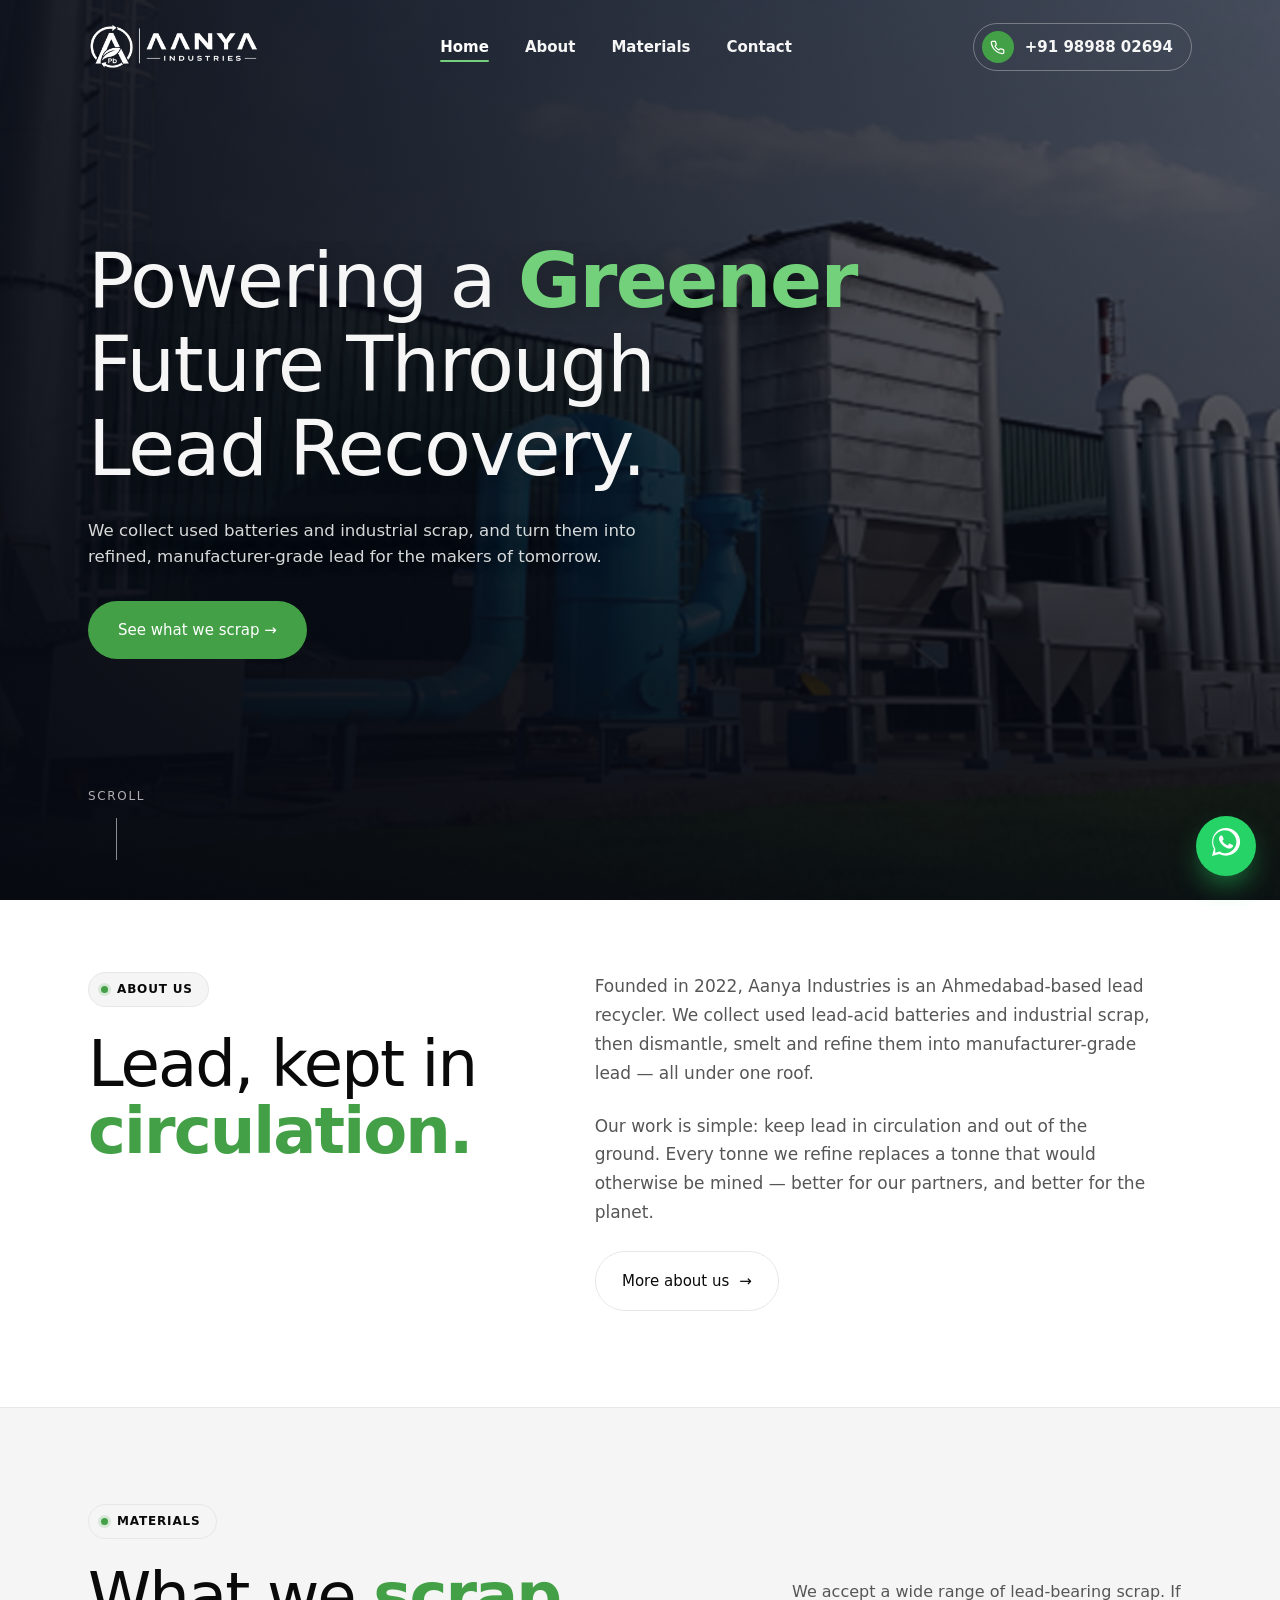
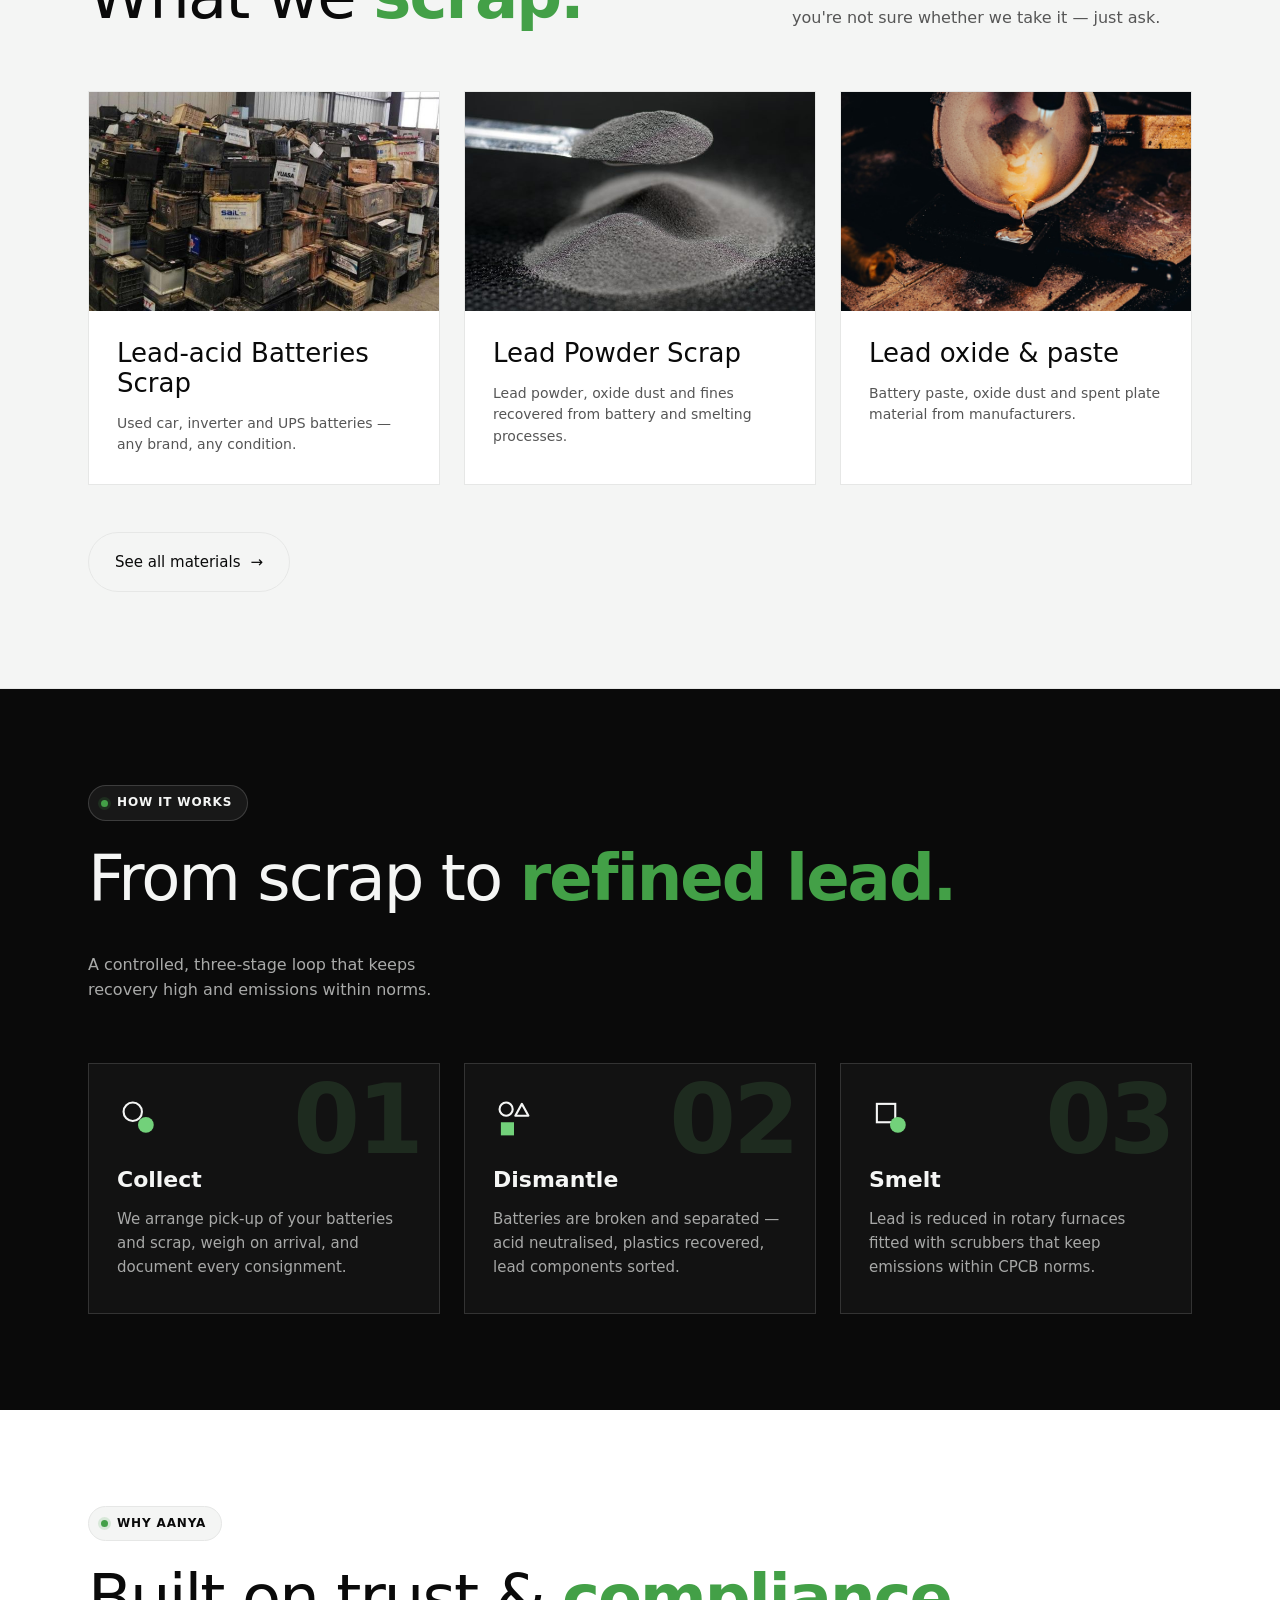
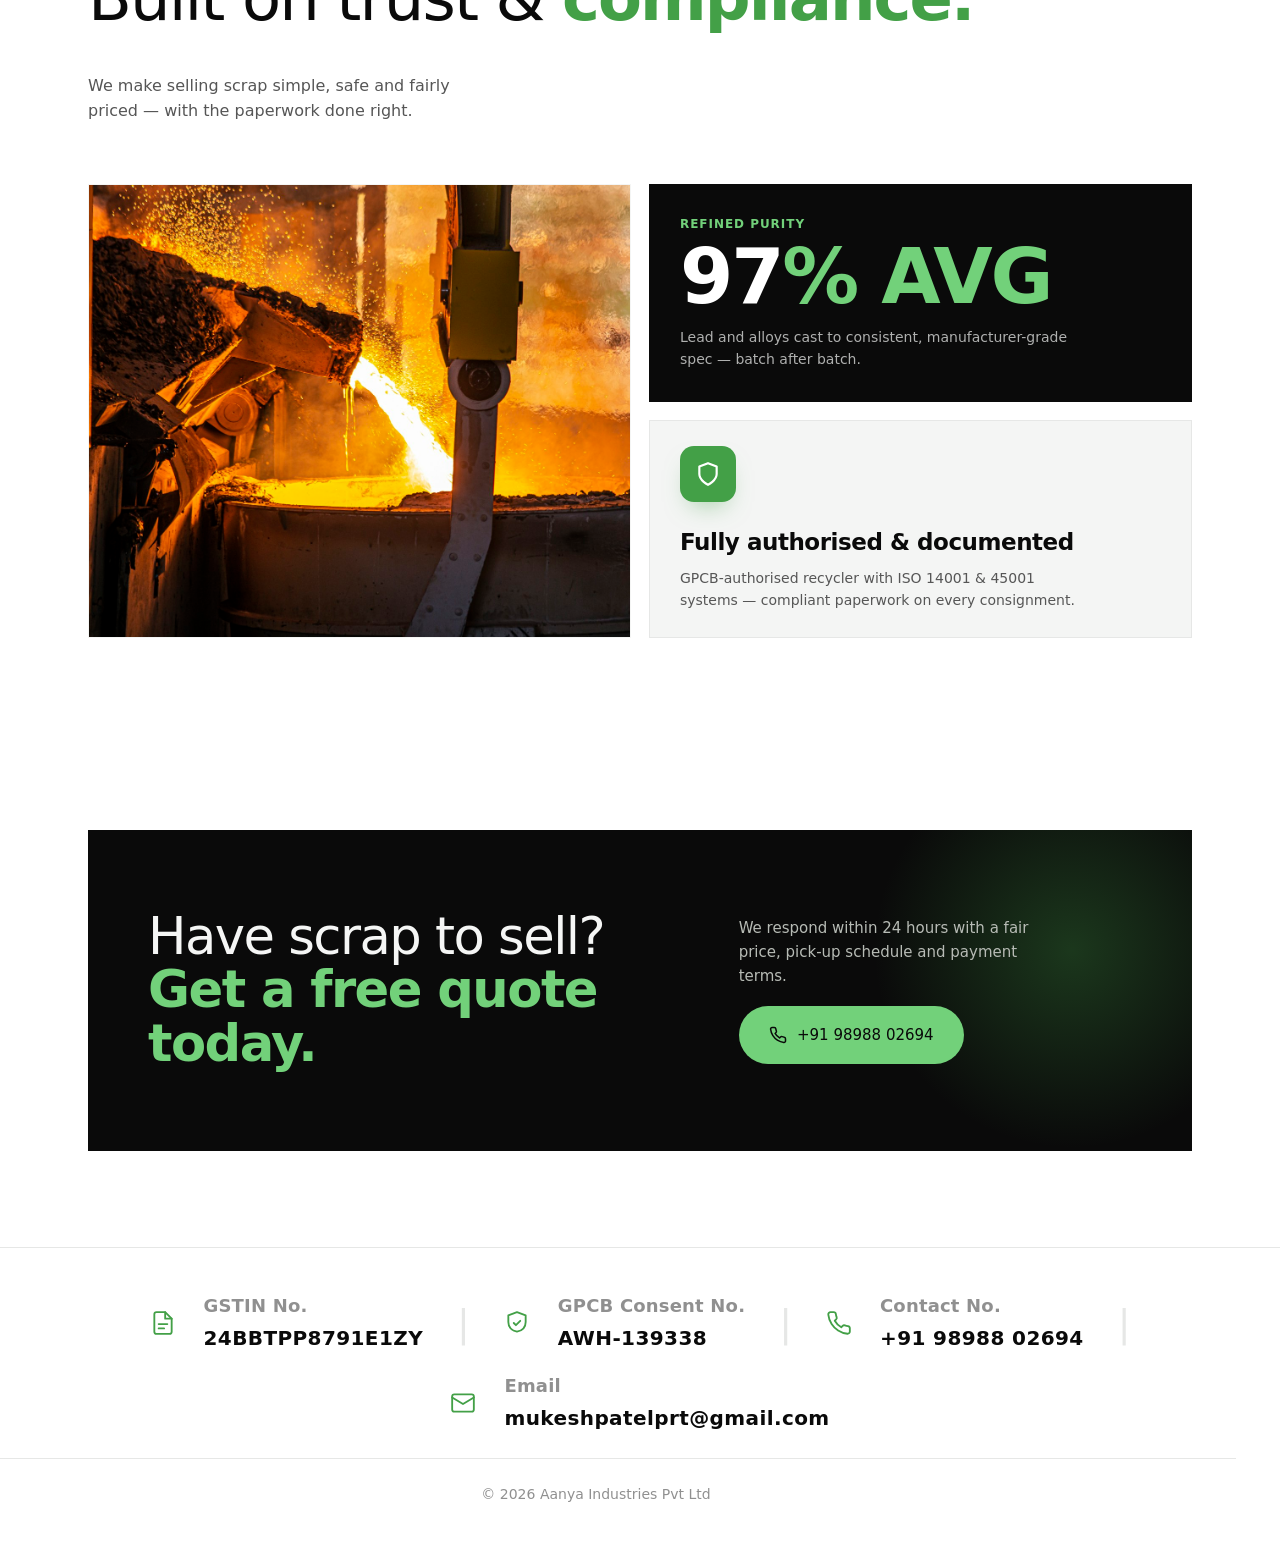
<file: index.html>
<!doctype html>
<html lang="en">
<head>
<meta charset="UTF-8" />
<meta name="viewport" content="width=device-width, initial-scale=1.0" />
<title>Aanya Industries | Lead Battery Scrap Recycling — Ahmedabad, Gujarat</title>
<meta name="description" content="Aanya Industries is an Ahmedabad-based lead recycler. We buy lead-acid battery scrap, lead powder, dross & industrial lead scrap and produce refined lead ingots. Call +91 98988 02694." />
<link rel="canonical" href="https://aanyaindustries.com/" />
<meta name="robots" content="index, follow" />
<meta name="theme-color" content="#43A047" />
<meta name="author" content="Aanya Industries" />
<link rel="icon" type="image/png" href="assets/img/aanya-logo.png" />
<link rel="apple-touch-icon" href="assets/img/aanya-logo.png" />
<meta property="og:type" content="website" />
<meta property="og:site_name" content="Aanya Industries" />
<meta property="og:title" content="Aanya Industries | Lead Battery Scrap Recycling — Ahmedabad, Gujarat" />
<meta property="og:description" content="Aanya Industries is an Ahmedabad-based lead recycler. We buy lead-acid battery scrap, lead powder, dross & industrial lead scrap and produce refined lead ingots. Call +91 98988 02694." />
<meta property="og:url" content="https://aanyaindustries.com/" />
<meta property="og:image" content="https://aanyaindustries.com/assets/img/aanya-logo.png" />
<meta property="og:locale" content="en_IN" />
<meta name="twitter:card" content="summary_large_image" />
<meta name="twitter:title" content="Aanya Industries | Lead Battery Scrap Recycling — Ahmedabad, Gujarat" />
<meta name="twitter:description" content="Aanya Industries is an Ahmedabad-based lead recycler. We buy lead-acid battery scrap, lead powder, dross & industrial lead scrap and produce refined lead ingots. Call +91 98988 02694." />
<meta name="twitter:image" content="https://aanyaindustries.com/assets/img/aanya-logo.png" />
<link rel="preconnect" href="https://fonts.googleapis.com">
<link rel="preconnect" href="https://fonts.gstatic.com" crossorigin>
<link rel="preconnect" href="https://api.fontshare.com" crossorigin>
<link href="https://api.fontshare.com/v2/css?f[]=general-sans@200,300,400,500,600,700&display=swap" rel="stylesheet">
<link rel="stylesheet" href="assets/styles.css">
<script>document.documentElement.classList.add('js')</script>
<script type="application/ld+json">
{
  "@context": "https://schema.org",
  "@type": "LocalBusiness",
  "name": "Aanya Industries",
  "image": "https://aanyaindustries.com/assets/img/aanya-logo.png",
  "logo": "https://aanyaindustries.com/assets/img/aanya-logo.png",
  "url": "https://aanyaindustries.com/",
  "telephone": "+91-98988-02694",
  "email": "mukeshpatelprt@gmail.com",
  "foundingDate": "2022",
  "priceRange": "$$",
  "address": {
    "@type": "PostalAddress",
    "streetAddress": "Varsola Chokdi, near Mahemdabad",
    "addressLocality": "Mahemdabad",
    "addressRegion": "Gujarat",
    "postalCode": "387130",
    "addressCountry": "IN"
  },
  "areaServed": "IN",
  "openingHours": "Mo-Sa 09:00-18:00",
  "description": "Ahmedabad-based lead recycler buying lead-acid battery scrap, lead powder, dross and industrial lead scrap, and producing refined lead ingots."
}
</script>
</head>
<body class="home">

<!-- ───────── HEADER ───────── -->
<header>
  <div class="nav-inner">
    <a href="index.html" class="logo"><img class="logo-img logo-on-light" src="assets/img/aanya-logo.png" alt="Aanya Industries" /><img class="logo-img logo-on-dark" src="assets/img/aanya-logo-white.png" alt="" aria-hidden="true" /></a>
    <nav>
      <ul>
        <li><a href="index.html" class="active">Home</a></li>
        <li><a href="about.html">About</a></li>
        <li><a href="materials.html">Materials</a></li>
        <li><a href="contact.html">Contact</a></li>
      </ul>
      <a href="tel:+919898802694" class="nav-phone"><span class="ph-icon"><svg width="16" height="16" viewBox="0 0 24 24" fill="none" stroke="currentColor" stroke-width="2" stroke-linecap="round" stroke-linejoin="round"><path d="M22 16.92v3a2 2 0 0 1-2.18 2 19.79 19.79 0 0 1-8.63-3.07 19.5 19.5 0 0 1-6-6 19.79 19.79 0 0 1-3.07-8.67A2 2 0 0 1 4.11 2h3a2 2 0 0 1 2 1.72 12.84 12.84 0 0 0 .7 2.81 2 2 0 0 1-.45 2.11L8.09 9.91a16 16 0 0 0 6 6l1.27-1.27a2 2 0 0 1 2.11-.45 12.84 12.84 0 0 0 2.81.7A2 2 0 0 1 22 16.92z"/></svg></span>+91 98988 02694</a>
    </nav>
    <div class="header-right">
      <a href="tel:+919898802694" class="header-phone">
        <span class="ph-icon">
          <svg width="16" height="16" viewBox="0 0 24 24" fill="none" stroke="currentColor" stroke-width="2" stroke-linecap="round" stroke-linejoin="round"><path d="M22 16.92v3a2 2 0 0 1-2.18 2 19.79 19.79 0 0 1-8.63-3.07 19.5 19.5 0 0 1-6-6 19.79 19.79 0 0 1-3.07-8.67A2 2 0 0 1 4.11 2h3a2 2 0 0 1 2 1.72 12.84 12.84 0 0 0 .7 2.81 2 2 0 0 1-.45 2.11L8.09 9.91a16 16 0 0 0 6 6l1.27-1.27a2 2 0 0 1 2.11-.45 12.84 12.84 0 0 0 2.81.7A2 2 0 0 1 22 16.92z"/></svg>
        </span>
        +91 98988 02694
      </a>
      <button class="nav-toggle" type="button" aria-label="Open menu" aria-expanded="false"><span></span><span></span><span></span></button>
    </div>
  </div>
</header>

<!-- ───────── HERO ───────── -->
<section class="hero">
  <div class="hero-bg"></div>
  <div class="hero-inner">
    <h1 class="display">
      <span class="rl"><span style="--d:120ms">Powering a <em>Greener</em></span></span>
      <span class="rl"><span style="--d:230ms">Future Through</span></span>
      <span class="rl"><span style="--d:340ms">Lead Recovery.</span></span>
    </h1>
    <p class="lede">
      We collect used batteries and industrial scrap, and turn them into refined,
      manufacturer-grade lead for the makers of tomorrow.
    </p>
    <div class="hero-actions">
      <a href="materials.html" class="btn-primary">See what we scrap →</a>
    </div>
  </div>
  <div class="hero-meta">
    <div class="scroll-hint">Scroll</div>
  </div>
</section>

<!-- ───────── ABOUT TEASER ───────── -->
<section class="section">
  <div class="container split">
    <div>
      <div class="section-label">About us</div>
      <h2 class="display">Lead, kept in <em>circulation.</em></h2>
    </div>
    <div>
      <p>
        Founded in 2022, Aanya Industries is an Ahmedabad-based lead recycler. We collect
        used lead-acid batteries and industrial scrap, then dismantle, smelt and refine them
        into manufacturer-grade lead — all under one roof.
      </p>
      <p>
        Our work is simple: keep lead in circulation and out of the ground. Every tonne
        we refine replaces a tonne that would otherwise be mined — better for our partners,
        and better for the planet.
      </p>
      <a href="about.html" class="btn-secondary">More about us</a>
    </div>
  </div>
</section>

<!-- ───────── MATERIALS TEASER ───────── -->
<section class="section surface">
  <div class="container">
    <div class="sec-head">
      <div>
        <div class="section-label">Materials</div>
        <h2 class="display">What we <em>scrap.</em></h2>
      </div>
      <p>We accept a wide range of lead-bearing scrap. If you're not sure whether we take it — just ask.</p>
    </div>
    <div class="mat-grid">
      <div class="mat-card">
        <div class="mat-img">
          <img src="assets/img/batteries-scrap.jpg" alt="Lead-acid batteries scrap" />
        </div>
        <div class="mat-body">
          <h3>Lead-acid Batteries Scrap</h3>
          <p>Used car, inverter and UPS batteries — any brand, any condition.</p>
        </div>
      </div>
      <div class="mat-card">
        <div class="mat-img">
          <img src="assets/img/lead-powder.jpg" alt="Lead powder scrap" />
        </div>
        <div class="mat-body">
          <h3>Lead Powder Scrap</h3>
          <p>Lead powder, oxide dust and fines recovered from battery and smelting processes.</p>
        </div>
      </div>
      <div class="mat-card">
        <div class="mat-img">
          <img src="assets/img/casting.jpg" alt="Lead oxide and paste" />
        </div>
        <div class="mat-body">
          <h3>Lead oxide &amp; paste</h3>
          <p>Battery paste, oxide dust and spent plate material from manufacturers.</p>
        </div>
      </div>
    </div>
    <div style="margin-top:48px"><a href="materials.html" class="btn-secondary">See all materials</a></div>
  </div>
</section>

<!-- ───────── PROCESS (dark) ───────── -->
<section class="section dark">
  <div class="container">
    <div class="sec-head">
      <div>
        <div class="section-label">How it works</div>
        <h2 class="display">From scrap to <em>refined lead.</em></h2>
      </div>
      <p>A controlled, three-stage loop that keeps recovery high and emissions within norms.</p>
    </div>
    <div class="steps">
      <div class="step"><span class="s-icon"><svg viewBox="0 0 32 32" fill="none"><circle cx="12" cy="12" r="7" stroke="currentColor" stroke-width="1.6"/><circle class="accent" cx="22" cy="22" r="6"/></svg></span><span class="num">01</span><h3>Collect</h3><p>We arrange pick-up of your batteries and scrap, weigh on arrival, and document every consignment.</p></div>
      <div class="step"><span class="s-icon"><svg viewBox="0 0 32 32" fill="none"><circle cx="10" cy="10" r="5" stroke="currentColor" stroke-width="1.6"/><path d="M22 6l5 9H17z" stroke="currentColor" stroke-width="1.6" stroke-linejoin="round"/><rect class="accent" x="6" y="20" width="10" height="10"/></svg></span><span class="num">02</span><h3>Dismantle</h3><p>Batteries are broken and separated — acid neutralised, plastics recovered, lead components sorted.</p></div>
      <div class="step"><span class="s-icon"><svg viewBox="0 0 32 32" fill="none"><rect x="6" y="6" width="14" height="14" stroke="currentColor" stroke-width="1.6"/><circle class="accent" cx="22" cy="22" r="6"/></svg></span><span class="num">03</span><h3>Smelt</h3><p>Lead is reduced in rotary furnaces fitted with scrubbers that keep emissions within CPCB norms.</p></div>
    </div>
  </div>
</section>

<!-- ───────── WHY US (bento) ───────── -->
<section class="section">
  <div class="container">
    <div class="sec-head">
      <div>
        <div class="section-label">Why Aanya</div>
        <h2 class="display">Built on trust &amp; <em>compliance.</em></h2>
      </div>
      <p>We make selling scrap simple, safe and fairly priced — with the paperwork done right.</p>
    </div>
    <div class="bento">

      <div class="bento-cell is-img c-3 r-2">
        <img src="assets/img/molten.jpg" alt="Refined molten lead" />
      </div>

      <div class="bento-cell is-dark c-3">
        <span class="tagline">Refined purity</span>
        <div class="big-num">97<em>% AVG</em></div>
        <p>Lead and alloys cast to consistent, manufacturer-grade spec — batch after batch.</p>
      </div>

      <div class="bento-cell c-3">
        <div class="b-icon"><svg width="24" height="24" viewBox="0 0 24 24" fill="none" stroke="currentColor" stroke-width="1.8" stroke-linecap="round" stroke-linejoin="round"><path d="M12 22s8-4 8-10V5l-8-3-8 3v7c0 6 8 10 8 10z"/></svg></div>
        <div>
          <h3>Fully authorised &amp; documented</h3>
          <p>GPCB-authorised recycler with ISO 14001 &amp; 45001 systems — compliant paperwork on every consignment.</p>
        </div>
      </div>

    </div>
  </div>
</section>

<!-- ───────── CTA BANNER ───────── -->
<div class="cta-banner">
  <div class="cta-inner">
    <h3 class="display">Have scrap to sell?<br><em>Get a free quote today.</em></h3>
    <div class="cta-side">
      <p>We respond within 24 hours with a fair price, pick-up schedule and payment terms.</p>
      <a href="tel:+919898802694" class="btn-primary"><svg width="18" height="18" viewBox="0 0 24 24" fill="none" stroke="currentColor" stroke-width="2" stroke-linecap="round" stroke-linejoin="round"><path d="M22 16.92v3a2 2 0 0 1-2.18 2 19.79 19.79 0 0 1-8.63-3.07 19.5 19.5 0 0 1-6-6 19.79 19.79 0 0 1-3.07-8.67A2 2 0 0 1 4.11 2h3a2 2 0 0 1 2 1.72 12.84 12.84 0 0 0 .7 2.81 2 2 0 0 1-.45 2.11L8.09 9.91a16 16 0 0 0 6 6l1.27-1.27a2 2 0 0 1 2.11-.45 12.84 12.84 0 0 0 2.81.7A2 2 0 0 1 22 16.92z"/></svg>+91 98988 02694</a>
    </div>
  </div>
</div>

<!-- ───────── FOOTER ───────── -->
<footer>
  <div class="footer-inner">
    <nav class="footer-nav"><a href="about.html"><svg class="ic" viewBox="0 0 24 24" fill="none" stroke="currentColor" stroke-width="1.8" stroke-linecap="round" stroke-linejoin="round"><rect x="5" y="3" width="14" height="18" rx="1"/><path d="M9 7h2M13 7h2M9 11h2M13 11h2M9 15h2M13 15h2"/></svg><span class="lbl">About</span><svg class="arrow" viewBox="0 0 24 24" fill="none" stroke="currentColor" stroke-width="2" stroke-linecap="round" stroke-linejoin="round"><path d="M5 12h14"/><path d="m13 6 6 6-6 6"/></svg></a><a href="materials.html"><svg class="ic" viewBox="0 0 24 24" fill="none" stroke="currentColor" stroke-width="1.8" stroke-linecap="round" stroke-linejoin="round"><path d="M12 3 2 8l10 5 10-5-10-5z"/><path d="M2 16l10 5 10-5"/><path d="M2 12l10 5 10-5"/></svg><span class="lbl">Materials</span><svg class="arrow" viewBox="0 0 24 24" fill="none" stroke="currentColor" stroke-width="2" stroke-linecap="round" stroke-linejoin="round"><path d="M5 12h14"/><path d="m13 6 6 6-6 6"/></svg></a><a href="contact.html"><svg class="ic" viewBox="0 0 24 24" fill="none" stroke="currentColor" stroke-width="1.8" stroke-linecap="round" stroke-linejoin="round"><path d="M22 16.92v3a2 2 0 0 1-2.18 2 19.79 19.79 0 0 1-8.63-3.07 19.5 19.5 0 0 1-6-6 19.79 19.79 0 0 1-3.07-8.67A2 2 0 0 1 4.11 2h3a2 2 0 0 1 2 1.72 12.84 12.84 0 0 0 .7 2.81 2 2 0 0 1-.45 2.11L8.09 9.91a16 16 0 0 0 6 6l1.27-1.27a2 2 0 0 1 2.11-.45 12.84 12.84 0 0 0 2.81.7A2 2 0 0 1 22 16.92z"/></svg><span class="lbl">Contact</span><svg class="arrow" viewBox="0 0 24 24" fill="none" stroke="currentColor" stroke-width="2" stroke-linecap="round" stroke-linejoin="round"><path d="M5 12h14"/><path d="m13 6 6 6-6 6"/></svg></a></nav>
    <div class="footer-bot">
      <div class="footer-regs"><span class="reg"><svg class="reg-ic" viewBox="0 0 24 24" fill="none" stroke="currentColor" stroke-width="1.7" stroke-linecap="round" stroke-linejoin="round"><path d="M14 2H6a2 2 0 0 0-2 2v16a2 2 0 0 0 2 2h12a2 2 0 0 0 2-2V8z"/><path d="M14 2v6h6"/><path d="M8 13h8M8 17h5"/></svg><span class="reg-txt"><span class="reg-k">GSTIN No.</span><span class="reg-v">24BBTPP8791E1ZY</span></span></span><span class="reg-sep">|</span><span class="reg"><svg class="reg-ic" viewBox="0 0 24 24" fill="none" stroke="currentColor" stroke-width="1.7" stroke-linecap="round" stroke-linejoin="round"><path d="M12 2 4 5v6c0 5 3.5 8 8 9 4.5-1 8-4 8-9V5z"/><path d="m9 12 2 2 4-4"/></svg><span class="reg-txt"><span class="reg-k">GPCB Consent No.</span><span class="reg-v">AWH-139338</span></span></span><span class="reg-sep">|</span><span class="reg"><svg class="reg-ic" viewBox="0 0 24 24" fill="none" stroke="currentColor" stroke-width="1.7" stroke-linecap="round" stroke-linejoin="round"><path d="M22 16.92v3a2 2 0 0 1-2.18 2 19.79 19.79 0 0 1-8.63-3.07 19.5 19.5 0 0 1-6-6 19.79 19.79 0 0 1-3.07-8.67A2 2 0 0 1 4.11 2h3a2 2 0 0 1 2 1.72 12.84 12.84 0 0 0 .7 2.81 2 2 0 0 1-.45 2.11L8.09 9.91a16 16 0 0 0 6 6l1.27-1.27a2 2 0 0 1 2.11-.45 12.84 12.84 0 0 0 2.81.7A2 2 0 0 1 22 16.92z"/></svg><span class="reg-txt"><span class="reg-k">Contact No.</span><a class="reg-v" href="tel:+919898802694">+91 98988 02694</a></span></span><span class="reg-sep">|</span><span class="reg"><svg class="reg-ic" viewBox="0 0 24 24" fill="none" stroke="currentColor" stroke-width="1.7" stroke-linecap="round" stroke-linejoin="round"><rect x="2" y="4" width="20" height="16" rx="2"/><path d="m22 7-10 6L2 7"/></svg><span class="reg-txt"><span class="reg-k">Email</span><a class="reg-v" href="mailto:mukeshpatelprt@gmail.com">mukeshpatelprt@gmail.com</a></span></span></div>
      <small>© 2026 Aanya Industries Pvt Ltd</small>
    </div>
  </div>
</footer>

<script src="assets/app.js" defer></script>
</body>
</html>
</file>
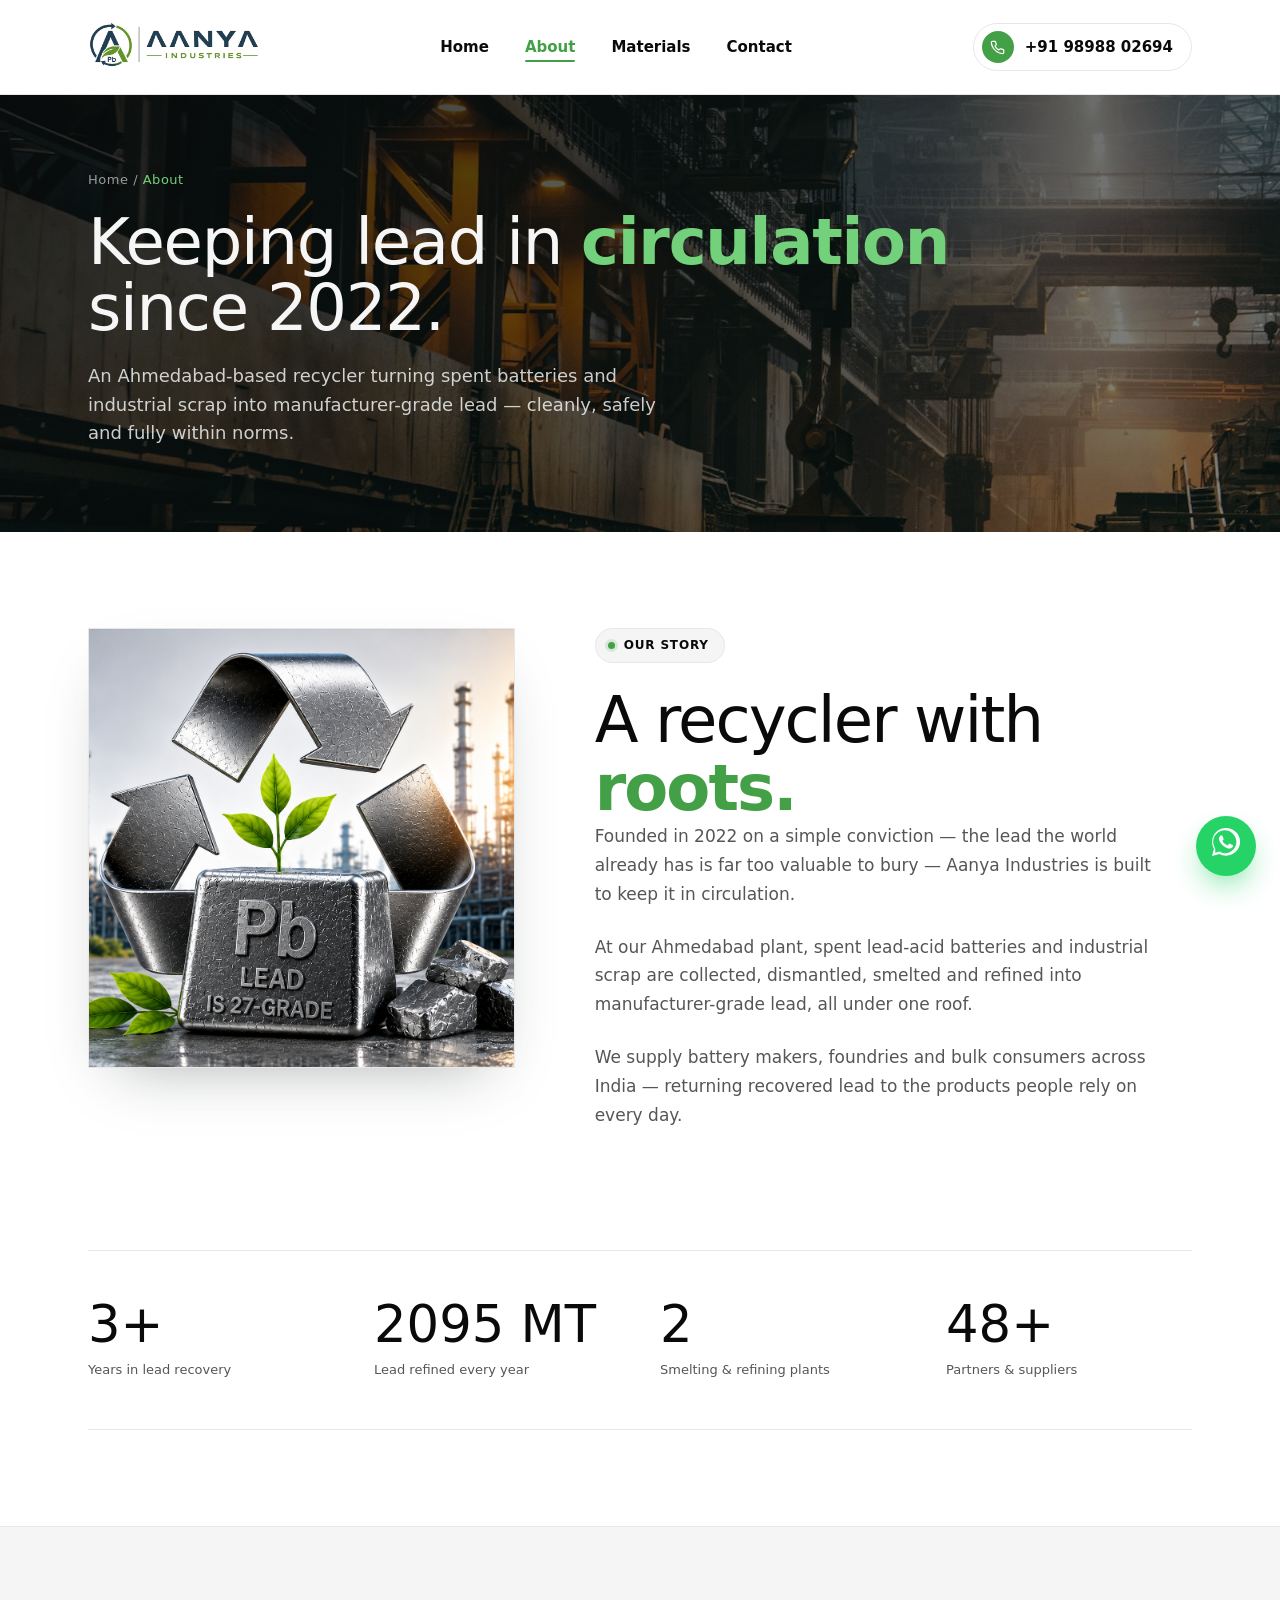
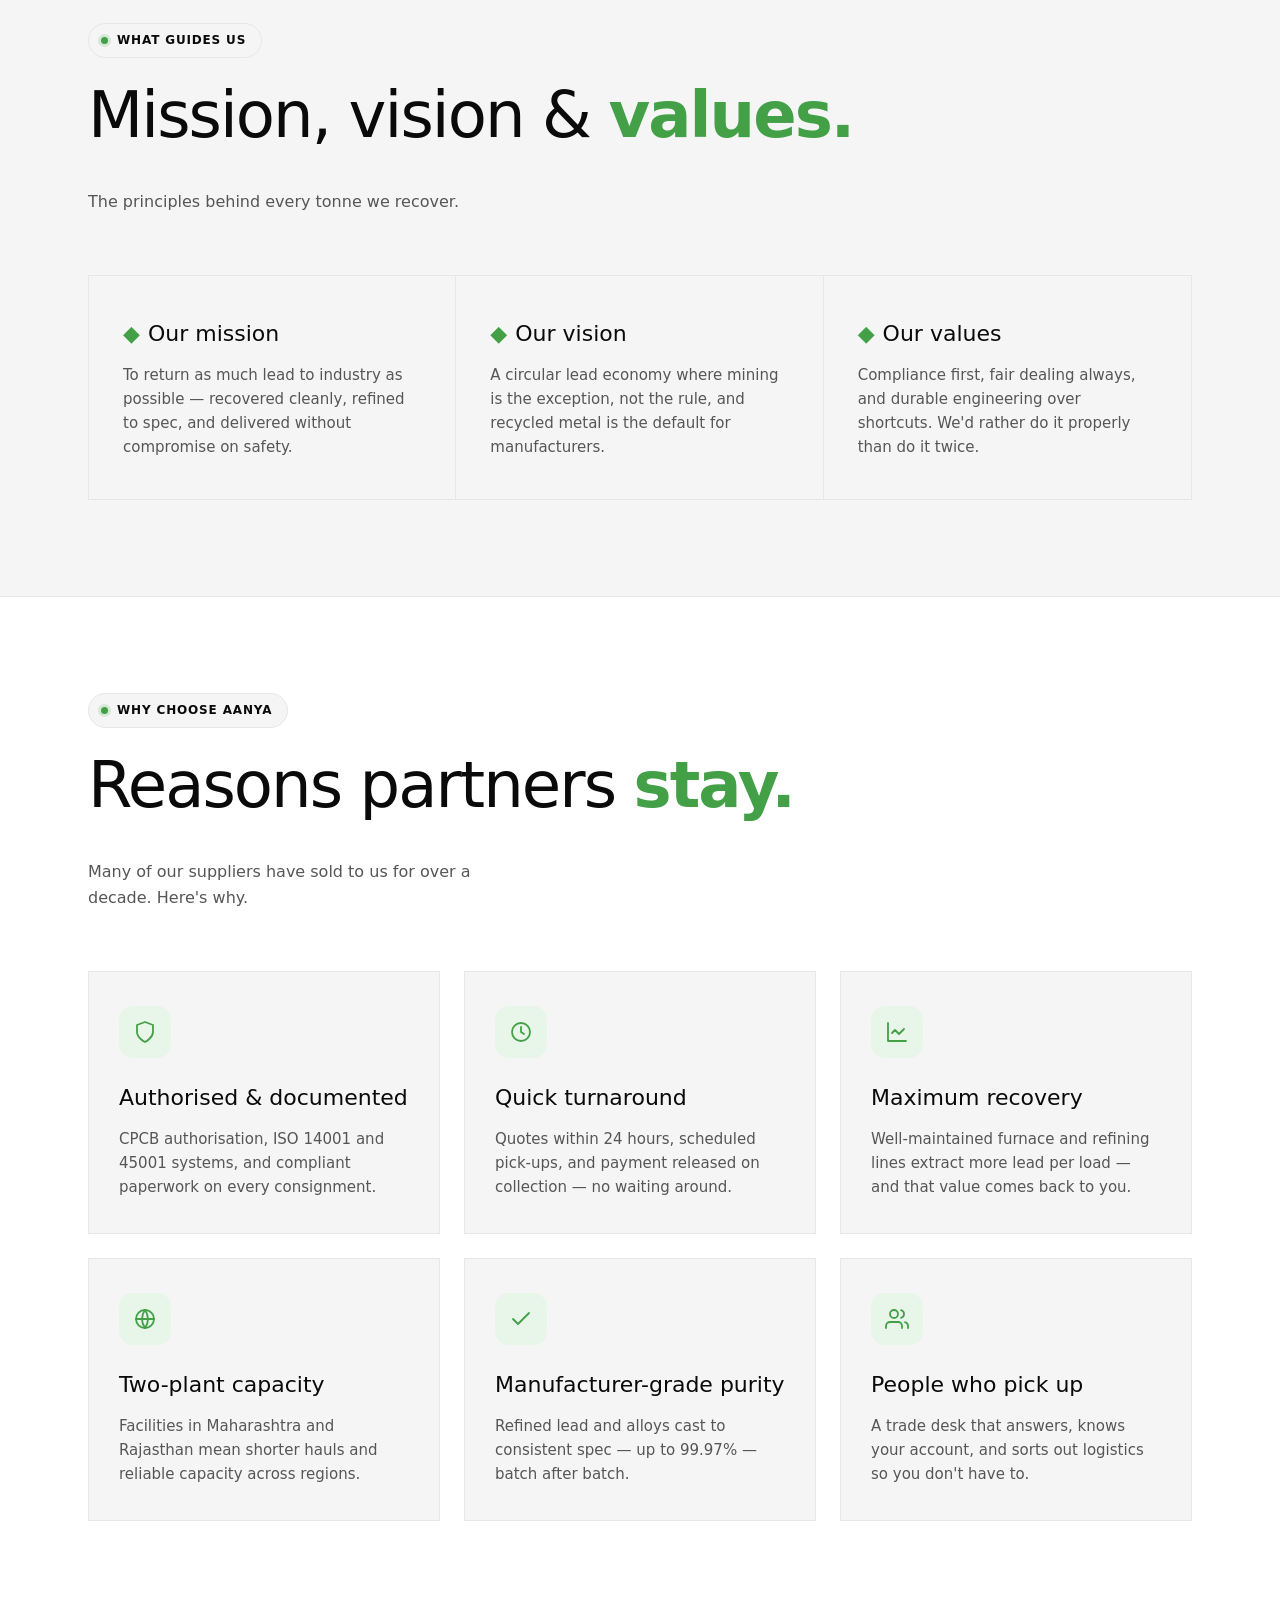
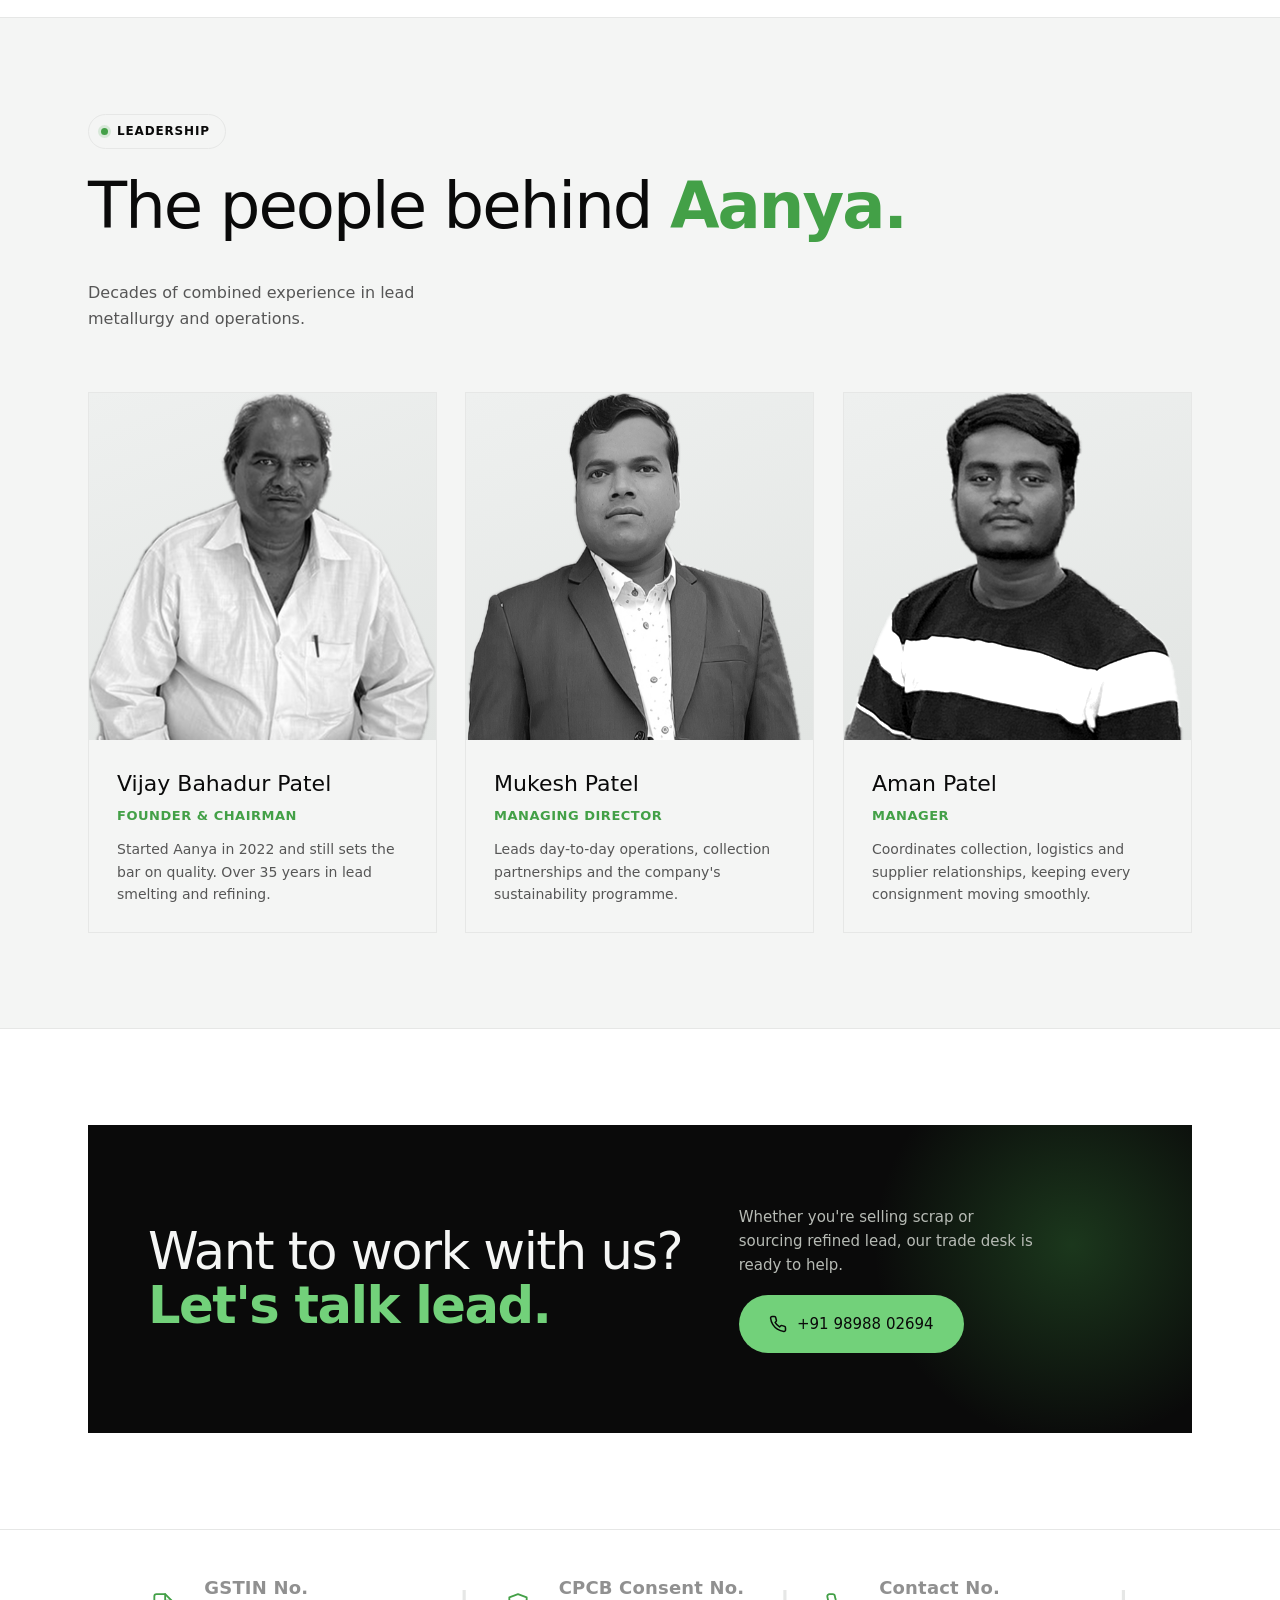
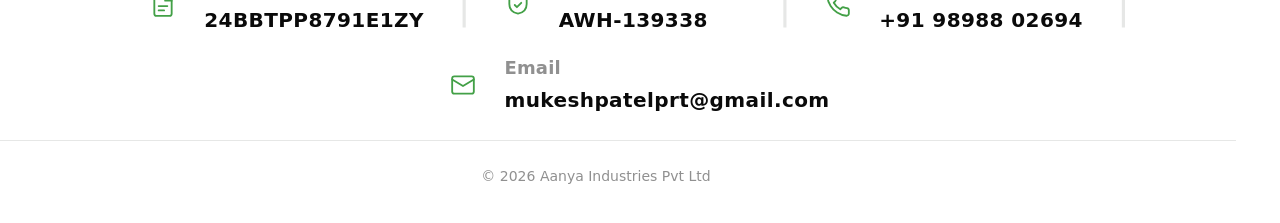
<file: about.html>
<!doctype html>
<html lang="en">
<head>
<meta charset="UTF-8" />
<meta name="viewport" content="width=device-width, initial-scale=1.0" />
<title>About Us | Aanya Industries — Lead Recyclers in Gujarat</title>
<meta name="description" content="Founded in 2022, Aanya Industries is an Ahmedabad-based lead recycler. Meet our team and see how we recover lead from batteries and scrap into refined ingots." />
<link rel="canonical" href="https://aanyaindustries.com/about.html" />
<meta name="robots" content="index, follow" />
<meta name="theme-color" content="#43A047" />
<meta name="author" content="Aanya Industries" />
<link rel="icon" type="image/png" href="assets/img/aanya-logo.png" />
<link rel="apple-touch-icon" href="assets/img/aanya-logo.png" />
<meta property="og:type" content="website" />
<meta property="og:site_name" content="Aanya Industries" />
<meta property="og:title" content="About Us | Aanya Industries — Lead Recyclers in Gujarat" />
<meta property="og:description" content="Founded in 2022, Aanya Industries is an Ahmedabad-based lead recycler. Meet our team and see how we recover lead from batteries and scrap into refined ingots." />
<meta property="og:url" content="https://aanyaindustries.com/about.html" />
<meta property="og:image" content="https://aanyaindustries.com/assets/img/aanya-logo.png" />
<meta property="og:locale" content="en_IN" />
<meta name="twitter:card" content="summary_large_image" />
<meta name="twitter:title" content="About Us | Aanya Industries — Lead Recyclers in Gujarat" />
<meta name="twitter:description" content="Founded in 2022, Aanya Industries is an Ahmedabad-based lead recycler. Meet our team and see how we recover lead from batteries and scrap into refined ingots." />
<meta name="twitter:image" content="https://aanyaindustries.com/assets/img/aanya-logo.png" />
<link rel="preconnect" href="https://fonts.googleapis.com">
<link rel="preconnect" href="https://fonts.gstatic.com" crossorigin>
<link rel="preconnect" href="https://api.fontshare.com" crossorigin>
<link href="https://api.fontshare.com/v2/css?f[]=general-sans@200,300,400,500,600,700&display=swap" rel="stylesheet">
<link rel="stylesheet" href="assets/styles.css">
<script>document.documentElement.classList.add('js')</script>
<script type="application/ld+json">
{
  "@context": "https://schema.org",
  "@type": "LocalBusiness",
  "name": "Aanya Industries",
  "image": "https://aanyaindustries.com/assets/img/aanya-logo.png",
  "logo": "https://aanyaindustries.com/assets/img/aanya-logo.png",
  "url": "https://aanyaindustries.com/",
  "telephone": "+91-98988-02694",
  "email": "mukeshpatelprt@gmail.com",
  "foundingDate": "2022",
  "priceRange": "$$",
  "address": {
    "@type": "PostalAddress",
    "streetAddress": "Varsola Chokdi, near Mahemdabad",
    "addressLocality": "Mahemdabad",
    "addressRegion": "Gujarat",
    "postalCode": "387130",
    "addressCountry": "IN"
  },
  "areaServed": "IN",
  "openingHours": "Mo-Sa 09:00-18:00",
  "description": "Ahmedabad-based lead recycler buying lead-acid battery scrap, lead powder, dross and industrial lead scrap, and producing refined lead ingots."
}
</script>
</head>
<body>

<!-- ───────── HEADER ───────── -->
<header>
  <div class="nav-inner">
    <a href="index.html" class="logo"><img class="logo-img logo-on-light" src="assets/img/aanya-logo.png" alt="Aanya Industries" /><img class="logo-img logo-on-dark" src="assets/img/aanya-logo-white.png" alt="" aria-hidden="true" /></a>
    <nav>
      <ul>
        <li><a href="index.html">Home</a></li>
        <li><a href="about.html" class="active">About</a></li>
        <li><a href="materials.html">Materials</a></li>
        <li><a href="contact.html">Contact</a></li>
      </ul>
      <a href="tel:+919898802694" class="nav-phone"><span class="ph-icon"><svg width="16" height="16" viewBox="0 0 24 24" fill="none" stroke="currentColor" stroke-width="2" stroke-linecap="round" stroke-linejoin="round"><path d="M22 16.92v3a2 2 0 0 1-2.18 2 19.79 19.79 0 0 1-8.63-3.07 19.5 19.5 0 0 1-6-6 19.79 19.79 0 0 1-3.07-8.67A2 2 0 0 1 4.11 2h3a2 2 0 0 1 2 1.72 12.84 12.84 0 0 0 .7 2.81 2 2 0 0 1-.45 2.11L8.09 9.91a16 16 0 0 0 6 6l1.27-1.27a2 2 0 0 1 2.11-.45 12.84 12.84 0 0 0 2.81.7A2 2 0 0 1 22 16.92z"/></svg></span>+91 98988 02694</a>
    </nav>
    <div class="header-right">
      <a href="tel:+919898802694" class="header-phone">
        <span class="ph-icon"><svg width="16" height="16" viewBox="0 0 24 24" fill="none" stroke="currentColor" stroke-width="2" stroke-linecap="round" stroke-linejoin="round"><path d="M22 16.92v3a2 2 0 0 1-2.18 2 19.79 19.79 0 0 1-8.63-3.07 19.5 19.5 0 0 1-6-6 19.79 19.79 0 0 1-3.07-8.67A2 2 0 0 1 4.11 2h3a2 2 0 0 1 2 1.72 12.84 12.84 0 0 0 .7 2.81 2 2 0 0 1-.45 2.11L8.09 9.91a16 16 0 0 0 6 6l1.27-1.27a2 2 0 0 1 2.11-.45 12.84 12.84 0 0 0 2.81.7A2 2 0 0 1 22 16.92z"/></svg></span>
        +91 98988 02694
      </a>
      <button class="nav-toggle" type="button" aria-label="Open menu" aria-expanded="false"><span></span><span></span><span></span></button>
    </div>
  </div>
</header>

<!-- ───────── PAGE HERO ───────── -->
<section class="page-hero ph-about">
  <div class="container">
    <div class="breadcrumb"><a href="index.html">Home</a> / <span>About</span></div>
    <h1 class="display">Keeping lead in <em>circulation</em><br>since 2022.</h1>
    <p>An Ahmedabad-based recycler turning spent batteries and industrial scrap into manufacturer-grade lead — cleanly, safely and fully within norms.</p>
  </div>
</section>

<!-- ───────── STORY ───────── -->
<section class="section">
  <div class="container split story-split">
    <div>
      <img class="story-img" src="assets/img/story-lead.jpg" alt="Sustainable lead (Pb) recycling — recovered lead and recycling symbol" />
    </div>
    <div>
      <div class="section-label">Our story</div>
      <h2 class="display">A recycler with <em>roots.</em></h2>
      <p>
        Founded in 2022 on a simple conviction — the lead the world already has is far
        too valuable to bury — Aanya Industries is built to keep it in circulation.
      </p>
      <p>
        At our Ahmedabad plant, spent lead-acid batteries and industrial scrap are
        collected, dismantled, smelted and refined into manufacturer-grade lead, all
        under one roof.
      </p>
      <p>
        We supply battery makers, foundries and bulk consumers across India — returning
        recovered lead to the products people rely on every day.
      </p>
    </div>
  </div>
</section>

<!-- ───────── STATS ───────── -->
<section style="padding:0 0 96px">
  <div class="container">
    <div class="stats">
      <div class="stat"><b>3+</b><small>Years in lead recovery</small></div>
      <div class="stat"><b>2160 MT</b><small>Lead refined every year</small></div>
      <div class="stat"><b>2</b><small>Smelting &amp; refining plants</small></div>
      <div class="stat"><b>50+</b><small>Partners &amp; suppliers</small></div>
    </div>
  </div>
</section>

<!-- ───────── MISSION / VISION / VALUES ───────── -->
<section class="section surface">
  <div class="container">
    <div class="sec-head">
      <div>
        <div class="section-label">What guides us</div>
        <h2 class="display">Mission, vision &amp; <em>values.</em></h2>
      </div>
      <p>The principles behind every tonne we recover.</p>
    </div>
    <div class="values">
      <div class="value"><h3><span>◆</span>Our mission</h3><p>To return as much lead to industry as possible — recovered cleanly, refined to spec, and delivered without compromise on safety.</p></div>
      <div class="value"><h3><span>◆</span>Our vision</h3><p>A circular lead economy where mining is the exception, not the rule, and recycled metal is the default for manufacturers.</p></div>
      <div class="value"><h3><span>◆</span>Our values</h3><p>Compliance first, fair dealing always, and durable engineering over shortcuts. We&#39;d rather do it properly than do it twice.</p></div>
    </div>
  </div>
</section>

<!-- ───────── WHY CHOOSE US ───────── -->
<section class="section">
  <div class="container">
    <div class="sec-head">
      <div>
        <div class="section-label">Why choose Aanya</div>
        <h2 class="display">Reasons partners <em>stay.</em></h2>
      </div>
      <p>Many of our suppliers have sold to us for over a decade. Here&#39;s why.</p>
    </div>
    <div class="features">
      <div class="feature">
        <div class="f-icon"><svg width="24" height="24" viewBox="0 0 24 24" fill="none" stroke="currentColor" stroke-width="1.8" stroke-linecap="round" stroke-linejoin="round"><path d="M12 22s8-4 8-10V5l-8-3-8 3v7c0 6 8 10 8 10z"/></svg></div>
        <h3>Authorised &amp; documented</h3><p>CPCB authorisation, ISO 14001 and 45001 systems, and compliant paperwork on every consignment.</p>
      </div>
      <div class="feature">
        <div class="f-icon"><svg width="24" height="24" viewBox="0 0 24 24" fill="none" stroke="currentColor" stroke-width="1.8" stroke-linecap="round" stroke-linejoin="round"><circle cx="12" cy="12" r="9"/><path d="M12 7v5l3 2"/></svg></div>
        <h3>Quick turnaround</h3><p>Quotes within 24 hours, scheduled pick-ups, and payment released on collection — no waiting around.</p>
      </div>
      <div class="feature">
        <div class="f-icon"><svg width="24" height="24" viewBox="0 0 24 24" fill="none" stroke="currentColor" stroke-width="1.8" stroke-linecap="round" stroke-linejoin="round"><path d="M3 3v18h18"/><path d="M19 9l-5 5-4-4-3 3"/></svg></div>
        <h3>Maximum recovery</h3><p>Well-maintained furnace and refining lines extract more lead per load — and that value comes back to you.</p>
      </div>
      <div class="feature">
        <div class="f-icon"><svg width="24" height="24" viewBox="0 0 24 24" fill="none" stroke="currentColor" stroke-width="1.8" stroke-linecap="round" stroke-linejoin="round"><path d="M3 12a9 9 0 1 0 18 0 9 9 0 0 0-18 0z"/><path d="M3 12h18M12 3a15 15 0 0 1 0 18 15 15 0 0 1 0-18z"/></svg></div>
        <h3>Two-plant capacity</h3><p>Facilities in Maharashtra and Rajasthan mean shorter hauls and reliable capacity across regions.</p>
      </div>
      <div class="feature">
        <div class="f-icon"><svg width="24" height="24" viewBox="0 0 24 24" fill="none" stroke="currentColor" stroke-width="1.8" stroke-linecap="round" stroke-linejoin="round"><path d="M20 6L9 17l-5-5"/></svg></div>
        <h3>Manufacturer-grade purity</h3><p>Refined lead and alloys cast to consistent spec — up to 99.97% — batch after batch.</p>
      </div>
      <div class="feature">
        <div class="f-icon"><svg width="24" height="24" viewBox="0 0 24 24" fill="none" stroke="currentColor" stroke-width="1.8" stroke-linecap="round" stroke-linejoin="round"><path d="M17 21v-2a4 4 0 0 0-4-4H5a4 4 0 0 0-4 4v2"/><circle cx="9" cy="7" r="4"/><path d="M23 21v-2a4 4 0 0 0-3-3.87M16 3.13a4 4 0 0 1 0 7.75"/></svg></div>
        <h3>People who pick up</h3><p>A trade desk that answers, knows your account, and sorts out logistics so you don&#39;t have to.</p>
      </div>
    </div>
  </div>
</section>

<!-- ───────── LEADERSHIP ───────── -->
<section class="section surface">
  <div class="container">
    <div class="sec-head">
      <div>
        <div class="section-label">Leadership</div>
        <h2 class="display">The people behind <em>Aanya.</em></h2>
      </div>
      <p>Decades of combined experience in lead metallurgy and operations.</p>
    </div>
    <div class="team">
      <div class="member">
        <div class="avatar"><img src="assets/img/leader-vijay-cut.png" alt="Vijay Bahadur Patel — Founder & Chairman, Aanya Industries" /></div>
        <div class="m-body"><h3>Vijay Bahadur Patel</h3><small>Founder &amp; Chairman</small><p>Started Aanya in 2022 and still sets the bar on quality. Over 35 years in lead smelting and refining.</p></div>
      </div>
      <div class="member">
        <div class="avatar"><img src="assets/img/leader-mukesh-cut.png" alt="Mukesh Patel — Managing Director, Aanya Industries" /></div>
        <div class="m-body"><h3>Mukesh Patel</h3><small>Managing Director</small><p>Leads day-to-day operations, collection partnerships and the company&#39;s sustainability programme.</p></div>
      </div>
      <div class="member">
        <div class="avatar"><img src="assets/img/leader-aman-cut.png" alt="Aman Patel — Manager, Aanya Industries" /></div>
        <div class="m-body"><h3>Aman Patel</h3><small>Manager</small><p>Coordinates collection, logistics and supplier relationships, keeping every consignment moving smoothly.</p></div>
      </div>
    </div>
  </div>
</section>


<!-- ───────── CTA BANNER ───────── -->
<div class="cta-banner">
  <div class="cta-inner">
    <h3 class="display">Want to work with us?<br><em>Let&#39;s talk lead.</em></h3>
    <div class="cta-side">
      <p>Whether you&#39;re selling scrap or sourcing refined lead, our trade desk is ready to help.</p>
      <a href="tel:+919898802694" class="btn-primary"><svg width="18" height="18" viewBox="0 0 24 24" fill="none" stroke="currentColor" stroke-width="2" stroke-linecap="round" stroke-linejoin="round"><path d="M22 16.92v3a2 2 0 0 1-2.18 2 19.79 19.79 0 0 1-8.63-3.07 19.5 19.5 0 0 1-6-6 19.79 19.79 0 0 1-3.07-8.67A2 2 0 0 1 4.11 2h3a2 2 0 0 1 2 1.72 12.84 12.84 0 0 0 .7 2.81 2 2 0 0 1-.45 2.11L8.09 9.91a16 16 0 0 0 6 6l1.27-1.27a2 2 0 0 1 2.11-.45 12.84 12.84 0 0 0 2.81.7A2 2 0 0 1 22 16.92z"/></svg>+91 98988 02694</a>
    </div>
  </div>
</div>

<!-- ───────── FOOTER ───────── -->
<footer>
  <div class="footer-inner">
    <nav class="footer-nav"><a href="index.html"><svg class="ic" viewBox="0 0 24 24" fill="none" stroke="currentColor" stroke-width="1.8" stroke-linecap="round" stroke-linejoin="round"><path d="M3 10.5 12 3l9 7.5"/><path d="M5 9.5V21h14V9.5"/></svg><span class="lbl">Home</span><svg class="arrow" viewBox="0 0 24 24" fill="none" stroke="currentColor" stroke-width="2" stroke-linecap="round" stroke-linejoin="round"><path d="M5 12h14"/><path d="m13 6 6 6-6 6"/></svg></a><a href="materials.html"><svg class="ic" viewBox="0 0 24 24" fill="none" stroke="currentColor" stroke-width="1.8" stroke-linecap="round" stroke-linejoin="round"><path d="M12 3 2 8l10 5 10-5-10-5z"/><path d="M2 16l10 5 10-5"/><path d="M2 12l10 5 10-5"/></svg><span class="lbl">Materials</span><svg class="arrow" viewBox="0 0 24 24" fill="none" stroke="currentColor" stroke-width="2" stroke-linecap="round" stroke-linejoin="round"><path d="M5 12h14"/><path d="m13 6 6 6-6 6"/></svg></a><a href="contact.html"><svg class="ic" viewBox="0 0 24 24" fill="none" stroke="currentColor" stroke-width="1.8" stroke-linecap="round" stroke-linejoin="round"><path d="M22 16.92v3a2 2 0 0 1-2.18 2 19.79 19.79 0 0 1-8.63-3.07 19.5 19.5 0 0 1-6-6 19.79 19.79 0 0 1-3.07-8.67A2 2 0 0 1 4.11 2h3a2 2 0 0 1 2 1.72 12.84 12.84 0 0 0 .7 2.81 2 2 0 0 1-.45 2.11L8.09 9.91a16 16 0 0 0 6 6l1.27-1.27a2 2 0 0 1 2.11-.45 12.84 12.84 0 0 0 2.81.7A2 2 0 0 1 22 16.92z"/></svg><span class="lbl">Contact</span><svg class="arrow" viewBox="0 0 24 24" fill="none" stroke="currentColor" stroke-width="2" stroke-linecap="round" stroke-linejoin="round"><path d="M5 12h14"/><path d="m13 6 6 6-6 6"/></svg></a></nav>
    <div class="footer-bot">
      <div class="footer-regs"><span class="reg"><svg class="reg-ic" viewBox="0 0 24 24" fill="none" stroke="currentColor" stroke-width="1.7" stroke-linecap="round" stroke-linejoin="round"><path d="M14 2H6a2 2 0 0 0-2 2v16a2 2 0 0 0 2 2h12a2 2 0 0 0 2-2V8z"/><path d="M14 2v6h6"/><path d="M8 13h8M8 17h5"/></svg><span class="reg-txt"><span class="reg-k">GSTIN No.</span><span class="reg-v">24BBTPP8791E1ZY</span></span></span><span class="reg-sep">|</span><span class="reg"><svg class="reg-ic" viewBox="0 0 24 24" fill="none" stroke="currentColor" stroke-width="1.7" stroke-linecap="round" stroke-linejoin="round"><path d="M12 2 4 5v6c0 5 3.5 8 8 9 4.5-1 8-4 8-9V5z"/><path d="m9 12 2 2 4-4"/></svg><span class="reg-txt"><span class="reg-k">CPCB Consent No.</span><span class="reg-v">AWH-139338</span></span></span><span class="reg-sep">|</span><span class="reg"><svg class="reg-ic" viewBox="0 0 24 24" fill="none" stroke="currentColor" stroke-width="1.7" stroke-linecap="round" stroke-linejoin="round"><path d="M22 16.92v3a2 2 0 0 1-2.18 2 19.79 19.79 0 0 1-8.63-3.07 19.5 19.5 0 0 1-6-6 19.79 19.79 0 0 1-3.07-8.67A2 2 0 0 1 4.11 2h3a2 2 0 0 1 2 1.72 12.84 12.84 0 0 0 .7 2.81 2 2 0 0 1-.45 2.11L8.09 9.91a16 16 0 0 0 6 6l1.27-1.27a2 2 0 0 1 2.11-.45 12.84 12.84 0 0 0 2.81.7A2 2 0 0 1 22 16.92z"/></svg><span class="reg-txt"><span class="reg-k">Contact No.</span><a class="reg-v" href="tel:+919898802694">+91 98988 02694</a></span></span><span class="reg-sep">|</span><span class="reg"><svg class="reg-ic" viewBox="0 0 24 24" fill="none" stroke="currentColor" stroke-width="1.7" stroke-linecap="round" stroke-linejoin="round"><rect x="2" y="4" width="20" height="16" rx="2"/><path d="m22 7-10 6L2 7"/></svg><span class="reg-txt"><span class="reg-k">Email</span><a class="reg-v" href="mailto:mukeshpatelprt@gmail.com">mukeshpatelprt@gmail.com</a></span></span></div>
      <small>© 2026 Aanya Industries Pvt Ltd</small>
    </div>
  </div>
</footer>

<script src="assets/app.js" defer></script>
</body>
</html>
</file>
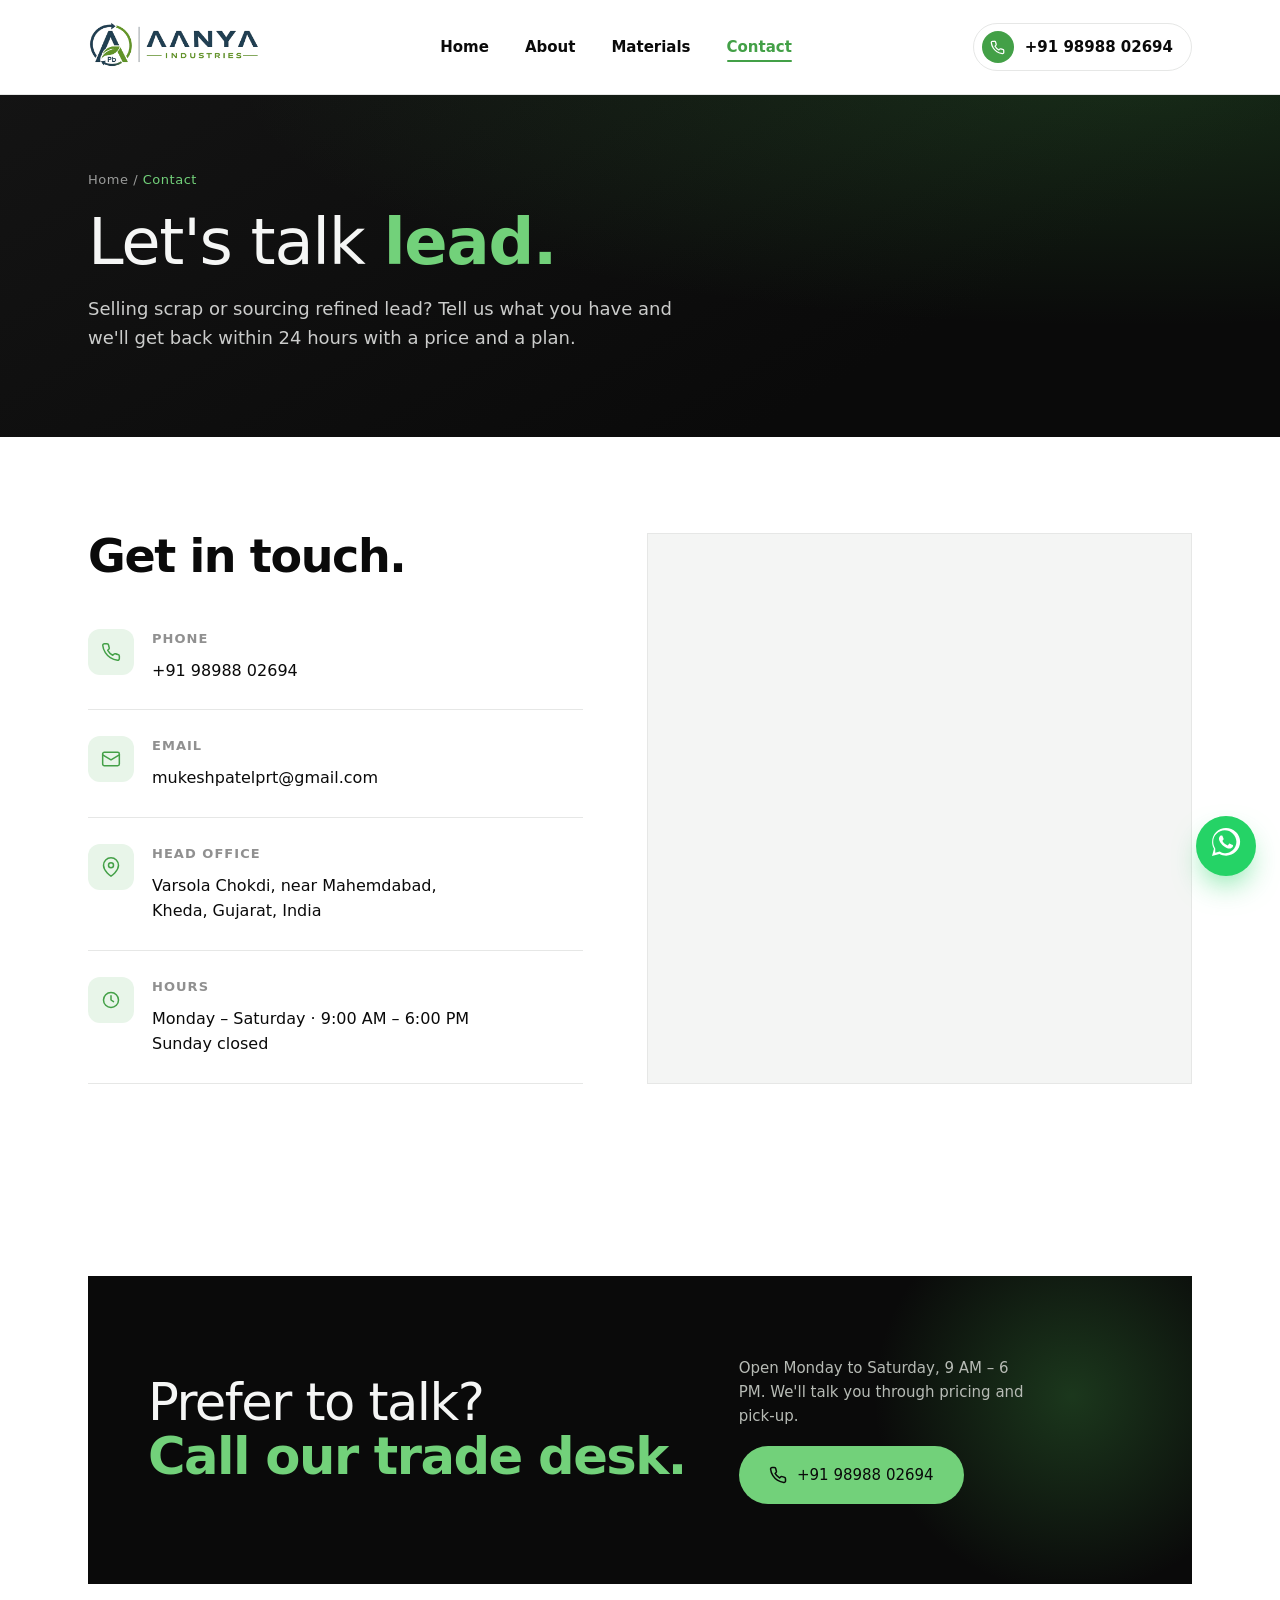
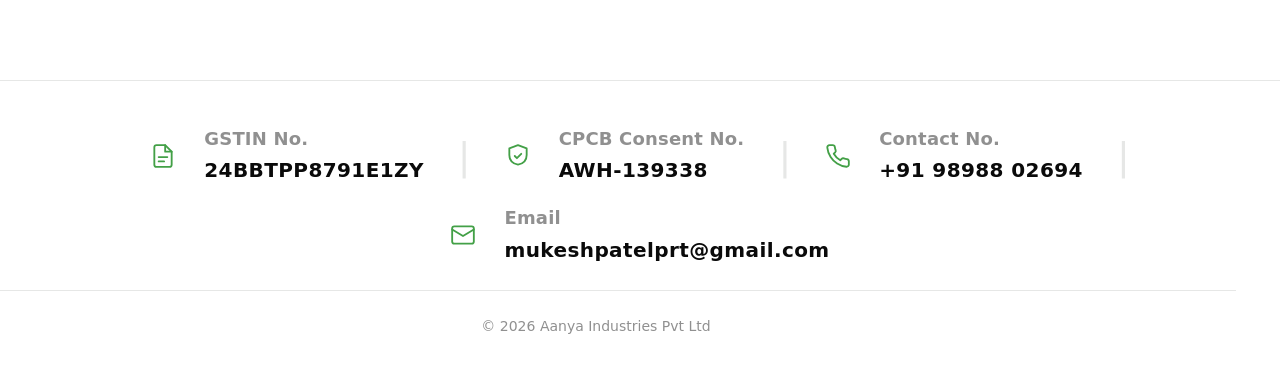
<file: contact.html>
<!doctype html>
<html lang="en">
<head>
<meta charset="UTF-8" />
<meta name="viewport" content="width=device-width, initial-scale=1.0" />
<title>Contact | Aanya Industries — Lead Scrap Recycling, Gujarat</title>
<meta name="description" content="Get a quote for your lead scrap or refined lead ingots. Reach Aanya Industries at Varsola Chokdi, Mahemdabad, Kheda, Gujarat. Call +91 98988 02694." />
<link rel="canonical" href="https://aanyaindustries.com/contact.html" />
<meta name="robots" content="index, follow" />
<meta name="theme-color" content="#43A047" />
<meta name="author" content="Aanya Industries" />
<link rel="icon" type="image/png" href="assets/img/aanya-logo.png" />
<link rel="apple-touch-icon" href="assets/img/aanya-logo.png" />
<meta property="og:type" content="website" />
<meta property="og:site_name" content="Aanya Industries" />
<meta property="og:title" content="Contact | Aanya Industries — Lead Scrap Recycling, Gujarat" />
<meta property="og:description" content="Get a quote for your lead scrap or refined lead ingots. Reach Aanya Industries at Varsola Chokdi, Mahemdabad, Kheda, Gujarat. Call +91 98988 02694." />
<meta property="og:url" content="https://aanyaindustries.com/contact.html" />
<meta property="og:image" content="https://aanyaindustries.com/assets/img/aanya-logo.png" />
<meta property="og:locale" content="en_IN" />
<meta name="twitter:card" content="summary_large_image" />
<meta name="twitter:title" content="Contact | Aanya Industries — Lead Scrap Recycling, Gujarat" />
<meta name="twitter:description" content="Get a quote for your lead scrap or refined lead ingots. Reach Aanya Industries at Varsola Chokdi, Mahemdabad, Kheda, Gujarat. Call +91 98988 02694." />
<meta name="twitter:image" content="https://aanyaindustries.com/assets/img/aanya-logo.png" />
<link rel="preconnect" href="https://fonts.googleapis.com">
<link rel="preconnect" href="https://fonts.gstatic.com" crossorigin>
<link rel="preconnect" href="https://api.fontshare.com" crossorigin>
<link href="https://api.fontshare.com/v2/css?f[]=general-sans@200,300,400,500,600,700&display=swap" rel="stylesheet">
<link rel="stylesheet" href="assets/styles.css">
<script>document.documentElement.classList.add('js')</script>
<script type="application/ld+json">
{
  "@context": "https://schema.org",
  "@type": "LocalBusiness",
  "name": "Aanya Industries",
  "image": "https://aanyaindustries.com/assets/img/aanya-logo.png",
  "logo": "https://aanyaindustries.com/assets/img/aanya-logo.png",
  "url": "https://aanyaindustries.com/",
  "telephone": "+91-98988-02694",
  "email": "mukeshpatelprt@gmail.com",
  "foundingDate": "2022",
  "priceRange": "$$",
  "address": {
    "@type": "PostalAddress",
    "streetAddress": "Varsola Chokdi, near Mahemdabad",
    "addressLocality": "Mahemdabad",
    "addressRegion": "Gujarat",
    "postalCode": "387130",
    "addressCountry": "IN"
  },
  "areaServed": "IN",
  "openingHours": "Mo-Sa 09:00-18:00",
  "description": "Ahmedabad-based lead recycler buying lead-acid battery scrap, lead powder, dross and industrial lead scrap, and producing refined lead ingots."
}
</script>
</head>
<body>

<!-- ───────── HEADER ───────── -->
<header>
  <div class="nav-inner">
    <a href="index.html" class="logo"><img class="logo-img logo-on-light" src="assets/img/aanya-logo.png" alt="Aanya Industries" /><img class="logo-img logo-on-dark" src="assets/img/aanya-logo-white.png" alt="" aria-hidden="true" /></a>
    <nav>
      <ul>
        <li><a href="index.html">Home</a></li>
        <li><a href="about.html">About</a></li>
        <li><a href="materials.html">Materials</a></li>
        <li><a href="contact.html" class="active">Contact</a></li>
      </ul>
      <a href="tel:+919898802694" class="nav-phone"><span class="ph-icon"><svg width="16" height="16" viewBox="0 0 24 24" fill="none" stroke="currentColor" stroke-width="2" stroke-linecap="round" stroke-linejoin="round"><path d="M22 16.92v3a2 2 0 0 1-2.18 2 19.79 19.79 0 0 1-8.63-3.07 19.5 19.5 0 0 1-6-6 19.79 19.79 0 0 1-3.07-8.67A2 2 0 0 1 4.11 2h3a2 2 0 0 1 2 1.72 12.84 12.84 0 0 0 .7 2.81 2 2 0 0 1-.45 2.11L8.09 9.91a16 16 0 0 0 6 6l1.27-1.27a2 2 0 0 1 2.11-.45 12.84 12.84 0 0 0 2.81.7A2 2 0 0 1 22 16.92z"/></svg></span>+91 98988 02694</a>
    </nav>
    <div class="header-right">
      <a href="tel:+919898802694" class="header-phone">
        <span class="ph-icon"><svg width="16" height="16" viewBox="0 0 24 24" fill="none" stroke="currentColor" stroke-width="2" stroke-linecap="round" stroke-linejoin="round"><path d="M22 16.92v3a2 2 0 0 1-2.18 2 19.79 19.79 0 0 1-8.63-3.07 19.5 19.5 0 0 1-6-6 19.79 19.79 0 0 1-3.07-8.67A2 2 0 0 1 4.11 2h3a2 2 0 0 1 2 1.72 12.84 12.84 0 0 0 .7 2.81 2 2 0 0 1-.45 2.11L8.09 9.91a16 16 0 0 0 6 6l1.27-1.27a2 2 0 0 1 2.11-.45 12.84 12.84 0 0 0 2.81.7A2 2 0 0 1 22 16.92z"/></svg></span>
        +91 98988 02694
      </a>
      <button class="nav-toggle" type="button" aria-label="Open menu" aria-expanded="false"><span></span><span></span><span></span></button>
    </div>
  </div>
</header>

<!-- ───────── PAGE HERO ───────── -->
<section class="page-hero">
  <div class="container">
    <div class="breadcrumb"><a href="index.html">Home</a> / <span>Contact</span></div>
    <h1 class="display">Let&#39;s talk <em>lead.</em></h1>
    <p>Selling scrap or sourcing refined lead? Tell us what you have and we&#39;ll get back within 24 hours with a price and a plan.</p>
  </div>
</section>

<!-- ───────── CONTACT GRID ───────── -->
<section class="section">
  <div class="container contact-grid">

    <!-- left: details -->
    <div class="contact-info">
      <h2 class="display" style="font-size:clamp(32px,4vw,46px);margin-bottom:24px">Get in touch.</h2>

      <div class="ci-block">
        <span class="ci-icon"><svg width="20" height="20" viewBox="0 0 24 24" fill="none" stroke="currentColor" stroke-width="1.8" stroke-linecap="round" stroke-linejoin="round"><path d="M22 16.92v3a2 2 0 0 1-2.18 2 19.79 19.79 0 0 1-8.63-3.07 19.5 19.5 0 0 1-6-6 19.79 19.79 0 0 1-3.07-8.67A2 2 0 0 1 4.11 2h3a2 2 0 0 1 2 1.72 12.84 12.84 0 0 0 .7 2.81 2 2 0 0 1-.45 2.11L8.09 9.91a16 16 0 0 0 6 6l1.27-1.27a2 2 0 0 1 2.11-.45 12.84 12.84 0 0 0 2.81.7A2 2 0 0 1 22 16.92z"/></svg></span>
        <div><h4>Phone</h4><p><a href="tel:+919898802694">+91 98988 02694</a></p></div>
      </div>

      <div class="ci-block">
        <span class="ci-icon"><svg width="20" height="20" viewBox="0 0 24 24" fill="none" stroke="currentColor" stroke-width="1.8" stroke-linecap="round" stroke-linejoin="round"><rect x="2" y="4" width="20" height="16" rx="2"/><path d="m22 7-10 6L2 7"/></svg></span>
        <div><h4>Email</h4><p><a href="mailto:mukeshpatelprt@gmail.com">mukeshpatelprt@gmail.com</a></p></div>
      </div>

      <div class="ci-block">
        <span class="ci-icon"><svg width="20" height="20" viewBox="0 0 24 24" fill="none" stroke="currentColor" stroke-width="1.8" stroke-linecap="round" stroke-linejoin="round"><path d="M21 10c0 7-9 13-9 13s-9-6-9-13a9 9 0 0 1 18 0z"/><circle cx="12" cy="10" r="3"/></svg></span>
        <div><h4>Head office</h4><p>Varsola Chokdi, near Mahemdabad,<br>Kheda, Gujarat, India</p></div>
      </div>

      <div class="ci-block">
        <span class="ci-icon"><svg width="20" height="20" viewBox="0 0 24 24" fill="none" stroke="currentColor" stroke-width="1.8" stroke-linecap="round" stroke-linejoin="round"><circle cx="12" cy="12" r="9"/><path d="M12 7v5l3 2"/></svg></span>
        <div><h4>Hours</h4><p>Monday – Saturday · 9:00 AM – 6:00 PM<br>Sunday closed</p></div>
      </div>
    </div>

    <!-- right: map -->
    <div class="map-wrap contact-map">
      <iframe
        class="map-frame"
        src="https://www.google.com/maps?q=Varsola%20Chokdi%2C%20Mahemdabad%2C%20Kheda%2C%20Gujarat%2C%20India&output=embed"
        title="Aanya Industries — Varsola Chokdi, Mahemdabad, Kheda, Gujarat"
        loading="lazy"
        referrerpolicy="no-referrer-when-downgrade"
        allowfullscreen></iframe>
    </div>
  </div>

</section>

<!-- ───────── CTA BANNER ───────── -->
<div class="cta-banner">
  <div class="cta-inner">
    <h3 class="display">Prefer to talk?<br><em>Call our trade desk.</em></h3>
    <div class="cta-side">
      <p>Open Monday to Saturday, 9 AM – 6 PM. We&#39;ll talk you through pricing and pick-up.</p>
      <a href="tel:+919898802694" class="btn-primary"><svg width="18" height="18" viewBox="0 0 24 24" fill="none" stroke="currentColor" stroke-width="2" stroke-linecap="round" stroke-linejoin="round"><path d="M22 16.92v3a2 2 0 0 1-2.18 2 19.79 19.79 0 0 1-8.63-3.07 19.5 19.5 0 0 1-6-6 19.79 19.79 0 0 1-3.07-8.67A2 2 0 0 1 4.11 2h3a2 2 0 0 1 2 1.72 12.84 12.84 0 0 0 .7 2.81 2 2 0 0 1-.45 2.11L8.09 9.91a16 16 0 0 0 6 6l1.27-1.27a2 2 0 0 1 2.11-.45 12.84 12.84 0 0 0 2.81.7A2 2 0 0 1 22 16.92z"/></svg>+91 98988 02694</a>
    </div>
  </div>
</div>

<!-- ───────── FOOTER ───────── -->
<footer>
  <div class="footer-inner">
    <nav class="footer-nav"><a href="index.html"><svg class="ic" viewBox="0 0 24 24" fill="none" stroke="currentColor" stroke-width="1.8" stroke-linecap="round" stroke-linejoin="round"><path d="M3 10.5 12 3l9 7.5"/><path d="M5 9.5V21h14V9.5"/></svg><span class="lbl">Home</span><svg class="arrow" viewBox="0 0 24 24" fill="none" stroke="currentColor" stroke-width="2" stroke-linecap="round" stroke-linejoin="round"><path d="M5 12h14"/><path d="m13 6 6 6-6 6"/></svg></a><a href="about.html"><svg class="ic" viewBox="0 0 24 24" fill="none" stroke="currentColor" stroke-width="1.8" stroke-linecap="round" stroke-linejoin="round"><rect x="5" y="3" width="14" height="18" rx="1"/><path d="M9 7h2M13 7h2M9 11h2M13 11h2M9 15h2M13 15h2"/></svg><span class="lbl">About</span><svg class="arrow" viewBox="0 0 24 24" fill="none" stroke="currentColor" stroke-width="2" stroke-linecap="round" stroke-linejoin="round"><path d="M5 12h14"/><path d="m13 6 6 6-6 6"/></svg></a><a href="materials.html"><svg class="ic" viewBox="0 0 24 24" fill="none" stroke="currentColor" stroke-width="1.8" stroke-linecap="round" stroke-linejoin="round"><path d="M12 3 2 8l10 5 10-5-10-5z"/><path d="M2 16l10 5 10-5"/><path d="M2 12l10 5 10-5"/></svg><span class="lbl">Materials</span><svg class="arrow" viewBox="0 0 24 24" fill="none" stroke="currentColor" stroke-width="2" stroke-linecap="round" stroke-linejoin="round"><path d="M5 12h14"/><path d="m13 6 6 6-6 6"/></svg></a></nav>
    <div class="footer-bot">
      <div class="footer-regs"><span class="reg"><svg class="reg-ic" viewBox="0 0 24 24" fill="none" stroke="currentColor" stroke-width="1.7" stroke-linecap="round" stroke-linejoin="round"><path d="M14 2H6a2 2 0 0 0-2 2v16a2 2 0 0 0 2 2h12a2 2 0 0 0 2-2V8z"/><path d="M14 2v6h6"/><path d="M8 13h8M8 17h5"/></svg><span class="reg-txt"><span class="reg-k">GSTIN No.</span><span class="reg-v">24BBTPP8791E1ZY</span></span></span><span class="reg-sep">|</span><span class="reg"><svg class="reg-ic" viewBox="0 0 24 24" fill="none" stroke="currentColor" stroke-width="1.7" stroke-linecap="round" stroke-linejoin="round"><path d="M12 2 4 5v6c0 5 3.5 8 8 9 4.5-1 8-4 8-9V5z"/><path d="m9 12 2 2 4-4"/></svg><span class="reg-txt"><span class="reg-k">CPCB Consent No.</span><span class="reg-v">AWH-139338</span></span></span><span class="reg-sep">|</span><span class="reg"><svg class="reg-ic" viewBox="0 0 24 24" fill="none" stroke="currentColor" stroke-width="1.7" stroke-linecap="round" stroke-linejoin="round"><path d="M22 16.92v3a2 2 0 0 1-2.18 2 19.79 19.79 0 0 1-8.63-3.07 19.5 19.5 0 0 1-6-6 19.79 19.79 0 0 1-3.07-8.67A2 2 0 0 1 4.11 2h3a2 2 0 0 1 2 1.72 12.84 12.84 0 0 0 .7 2.81 2 2 0 0 1-.45 2.11L8.09 9.91a16 16 0 0 0 6 6l1.27-1.27a2 2 0 0 1 2.11-.45 12.84 12.84 0 0 0 2.81.7A2 2 0 0 1 22 16.92z"/></svg><span class="reg-txt"><span class="reg-k">Contact No.</span><a class="reg-v" href="tel:+919898802694">+91 98988 02694</a></span></span><span class="reg-sep">|</span><span class="reg"><svg class="reg-ic" viewBox="0 0 24 24" fill="none" stroke="currentColor" stroke-width="1.7" stroke-linecap="round" stroke-linejoin="round"><rect x="2" y="4" width="20" height="16" rx="2"/><path d="m22 7-10 6L2 7"/></svg><span class="reg-txt"><span class="reg-k">Email</span><a class="reg-v" href="mailto:mukeshpatelprt@gmail.com">mukeshpatelprt@gmail.com</a></span></span></div>
      <small>© 2026 Aanya Industries Pvt Ltd</small>
    </div>
  </div>
</footer>

<script src="assets/app.js" defer></script>
</body>
</html>
</file>
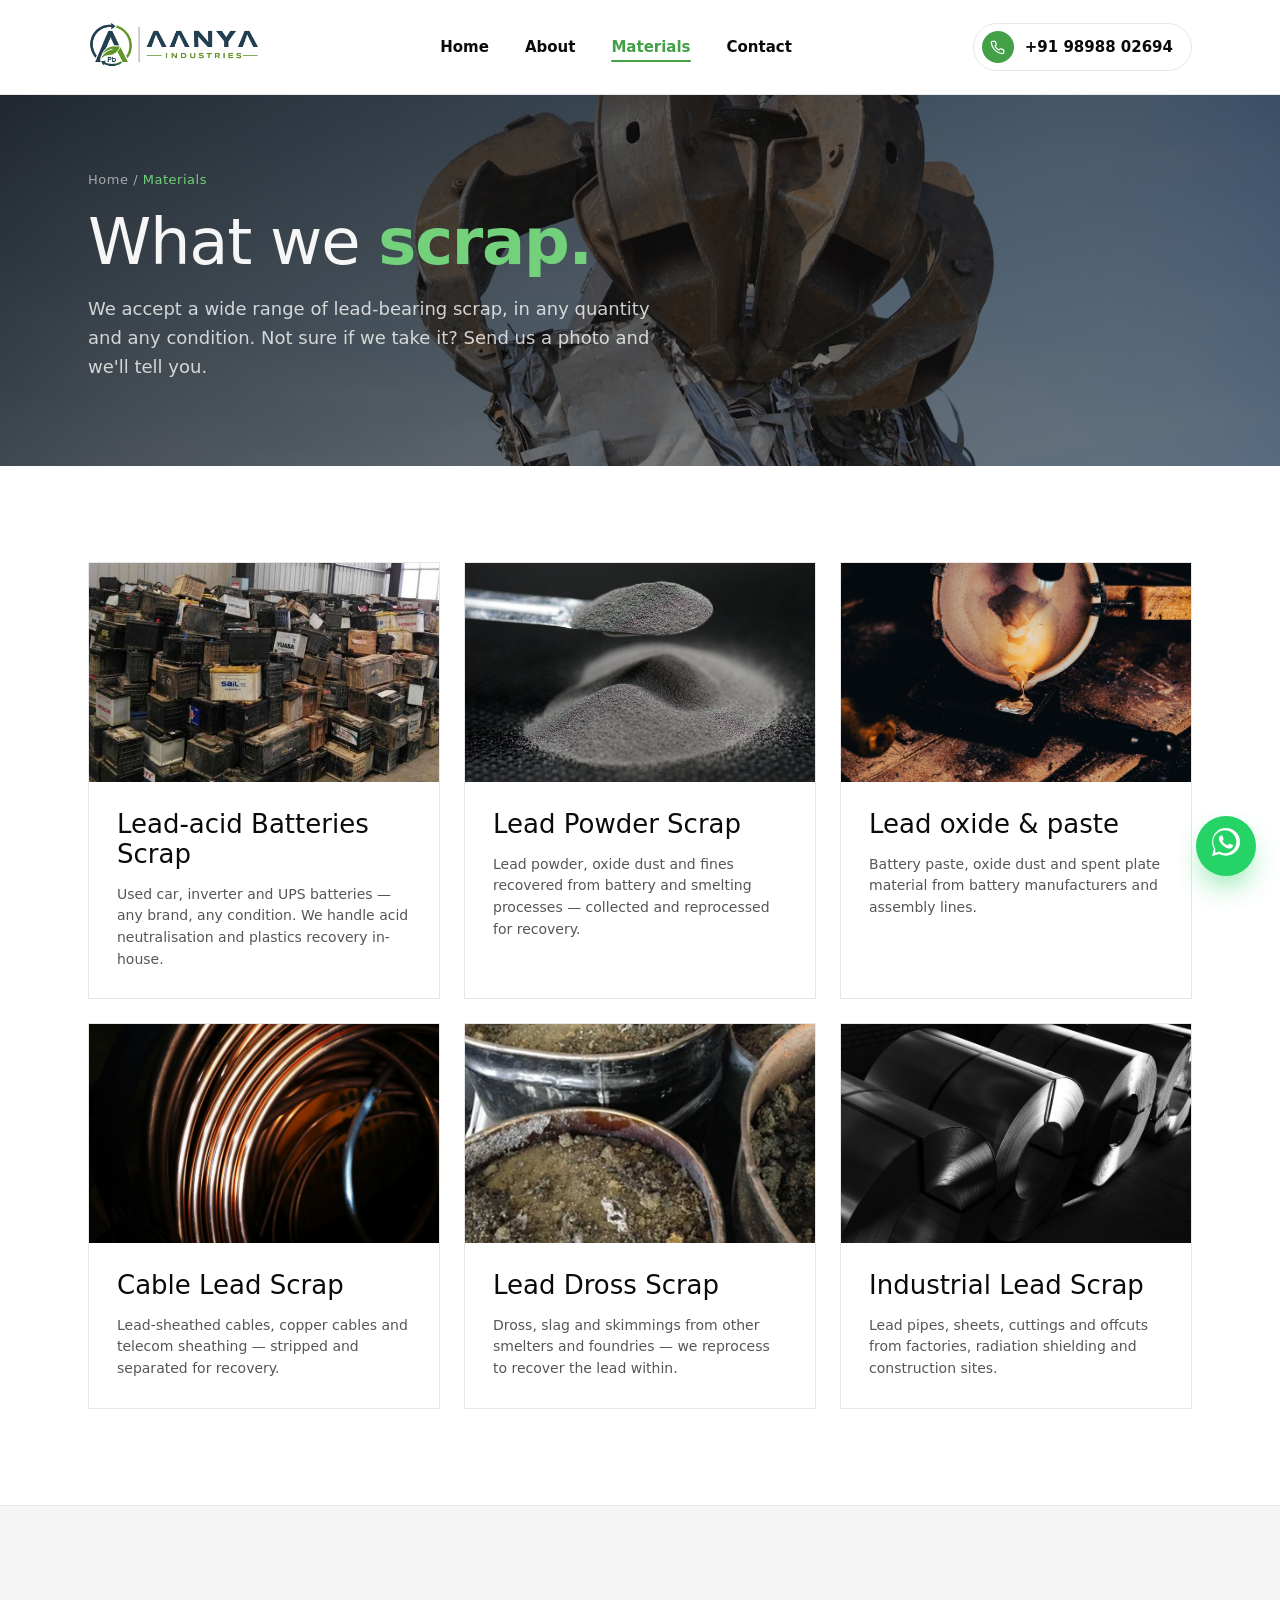
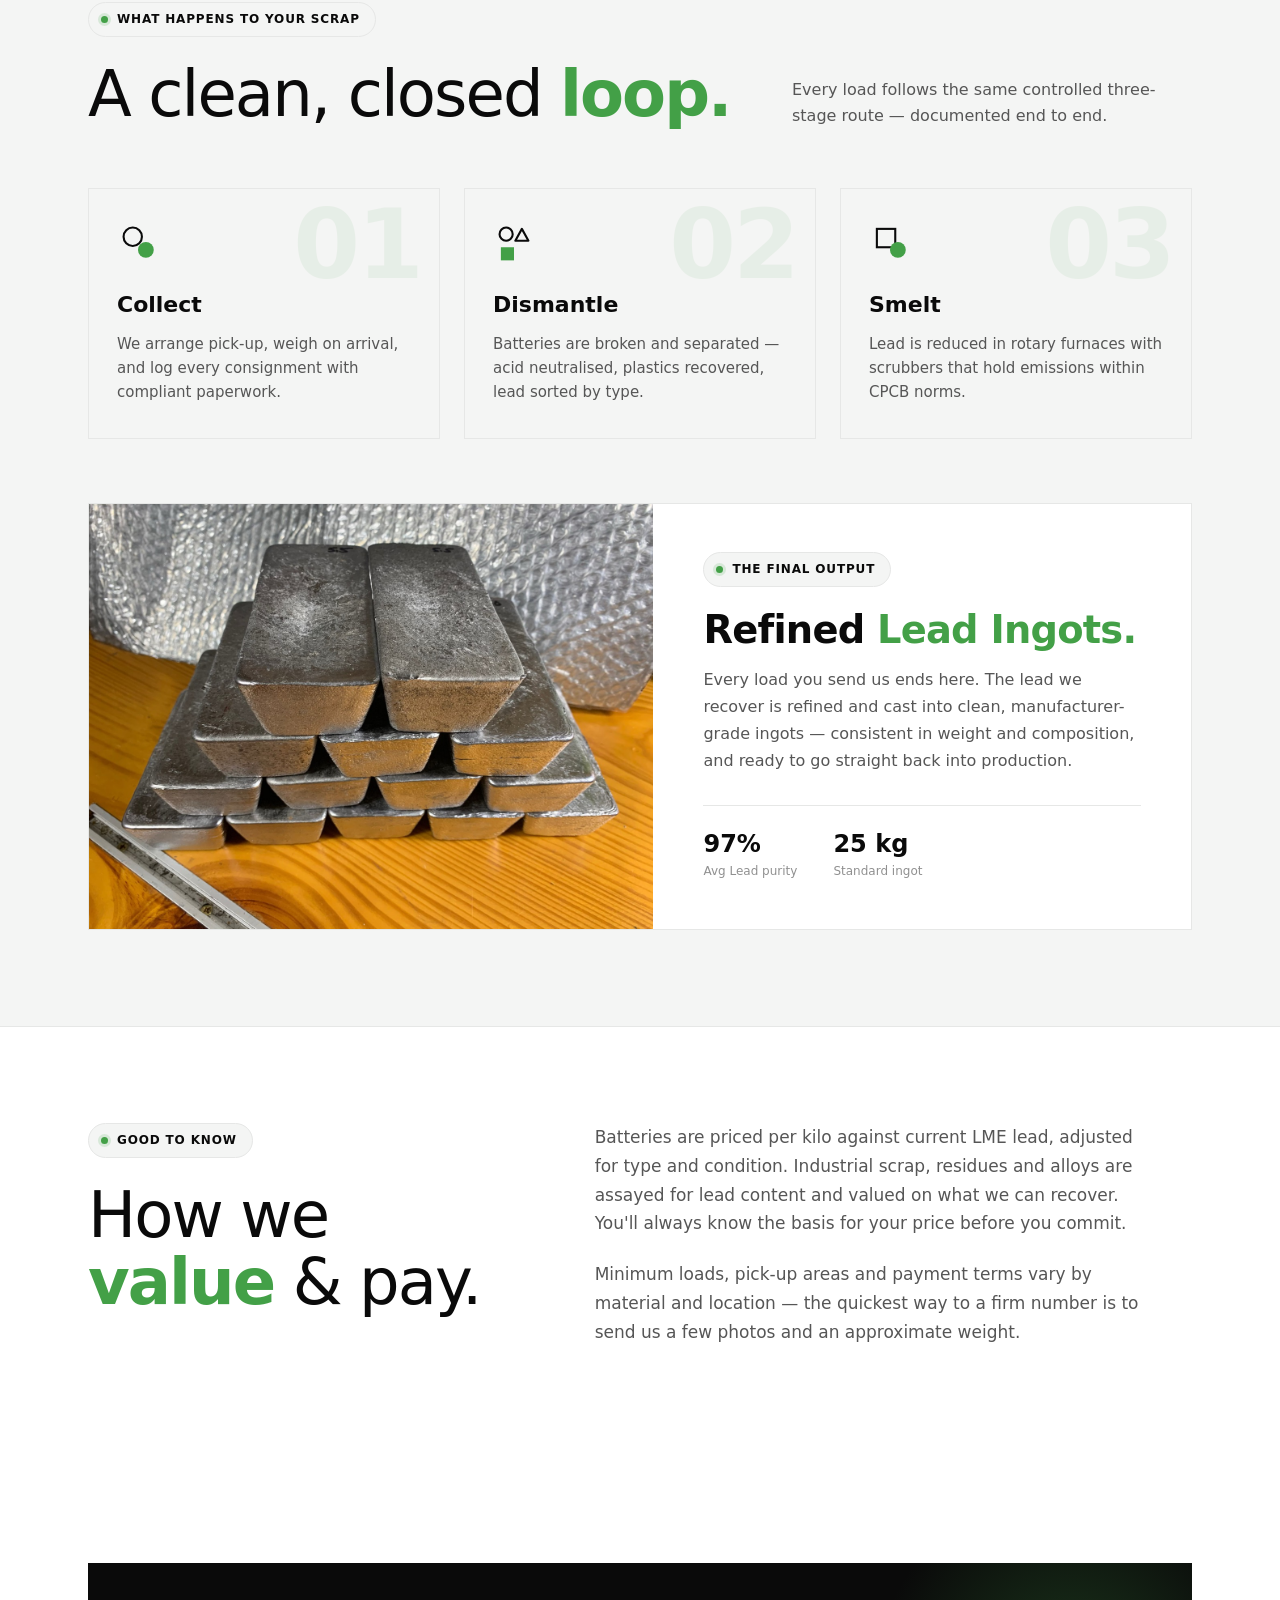
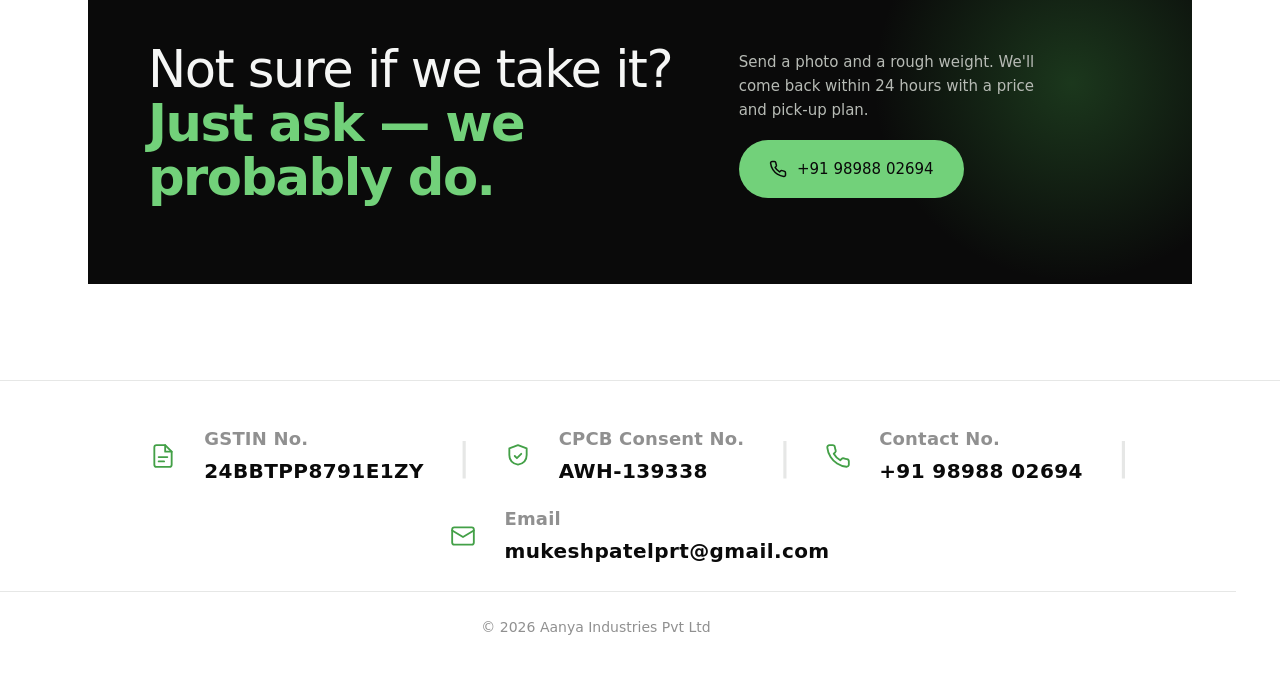
<file: materials.html>
<!doctype html>
<html lang="en">
<head>
<meta charset="UTF-8" />
<meta name="viewport" content="width=device-width, initial-scale=1.0" />
<title>Lead Scrap We Buy | Aanya Industries — Battery, Powder, Dross & Ingots</title>
<meta name="description" content="The lead-bearing scrap Aanya Industries buys: lead-acid battery scrap, lead powder, lead oxide & paste, cable lead scrap, lead dross and industrial lead scrap — refined into lead ingots." />
<link rel="canonical" href="https://aanyaindustries.com/materials.html" />
<meta name="robots" content="index, follow" />
<meta name="theme-color" content="#43A047" />
<meta name="author" content="Aanya Industries" />
<link rel="icon" type="image/png" href="assets/img/aanya-logo.png" />
<link rel="apple-touch-icon" href="assets/img/aanya-logo.png" />
<meta property="og:type" content="website" />
<meta property="og:site_name" content="Aanya Industries" />
<meta property="og:title" content="Lead Scrap We Buy | Aanya Industries — Battery, Powder, Dross & Ingots" />
<meta property="og:description" content="The lead-bearing scrap Aanya Industries buys: lead-acid battery scrap, lead powder, lead oxide & paste, cable lead scrap, lead dross and industrial lead scrap — refined into lead ingots." />
<meta property="og:url" content="https://aanyaindustries.com/materials.html" />
<meta property="og:image" content="https://aanyaindustries.com/assets/img/aanya-logo.png" />
<meta property="og:locale" content="en_IN" />
<meta name="twitter:card" content="summary_large_image" />
<meta name="twitter:title" content="Lead Scrap We Buy | Aanya Industries — Battery, Powder, Dross & Ingots" />
<meta name="twitter:description" content="The lead-bearing scrap Aanya Industries buys: lead-acid battery scrap, lead powder, lead oxide & paste, cable lead scrap, lead dross and industrial lead scrap — refined into lead ingots." />
<meta name="twitter:image" content="https://aanyaindustries.com/assets/img/aanya-logo.png" />
<link rel="preconnect" href="https://fonts.googleapis.com">
<link rel="preconnect" href="https://fonts.gstatic.com" crossorigin>
<link rel="preconnect" href="https://api.fontshare.com" crossorigin>
<link href="https://api.fontshare.com/v2/css?f[]=general-sans@200,300,400,500,600,700&display=swap" rel="stylesheet">
<link rel="stylesheet" href="assets/styles.css">
<script>document.documentElement.classList.add('js')</script>
<script type="application/ld+json">
{
  "@context": "https://schema.org",
  "@type": "LocalBusiness",
  "name": "Aanya Industries",
  "image": "https://aanyaindustries.com/assets/img/aanya-logo.png",
  "logo": "https://aanyaindustries.com/assets/img/aanya-logo.png",
  "url": "https://aanyaindustries.com/",
  "telephone": "+91-98988-02694",
  "email": "mukeshpatelprt@gmail.com",
  "foundingDate": "2022",
  "priceRange": "$$",
  "address": {
    "@type": "PostalAddress",
    "streetAddress": "Varsola Chokdi, near Mahemdabad",
    "addressLocality": "Mahemdabad",
    "addressRegion": "Gujarat",
    "postalCode": "387130",
    "addressCountry": "IN"
  },
  "areaServed": "IN",
  "openingHours": "Mo-Sa 09:00-18:00",
  "description": "Ahmedabad-based lead recycler buying lead-acid battery scrap, lead powder, dross and industrial lead scrap, and producing refined lead ingots."
}
</script>
</head>
<body>

<!-- ───────── HEADER ───────── -->
<header>
  <div class="nav-inner">
    <a href="index.html" class="logo"><img class="logo-img logo-on-light" src="assets/img/aanya-logo.png" alt="Aanya Industries" /><img class="logo-img logo-on-dark" src="assets/img/aanya-logo-white.png" alt="" aria-hidden="true" /></a>
    <nav>
      <ul>
        <li><a href="index.html">Home</a></li>
        <li><a href="about.html">About</a></li>
        <li><a href="materials.html" class="active">Materials</a></li>
        <li><a href="contact.html">Contact</a></li>
      </ul>
      <a href="tel:+919898802694" class="nav-phone"><span class="ph-icon"><svg width="16" height="16" viewBox="0 0 24 24" fill="none" stroke="currentColor" stroke-width="2" stroke-linecap="round" stroke-linejoin="round"><path d="M22 16.92v3a2 2 0 0 1-2.18 2 19.79 19.79 0 0 1-8.63-3.07 19.5 19.5 0 0 1-6-6 19.79 19.79 0 0 1-3.07-8.67A2 2 0 0 1 4.11 2h3a2 2 0 0 1 2 1.72 12.84 12.84 0 0 0 .7 2.81 2 2 0 0 1-.45 2.11L8.09 9.91a16 16 0 0 0 6 6l1.27-1.27a2 2 0 0 1 2.11-.45 12.84 12.84 0 0 0 2.81.7A2 2 0 0 1 22 16.92z"/></svg></span>+91 98988 02694</a>
    </nav>
    <div class="header-right">
      <a href="tel:+919898802694" class="header-phone">
        <span class="ph-icon"><svg width="16" height="16" viewBox="0 0 24 24" fill="none" stroke="currentColor" stroke-width="2" stroke-linecap="round" stroke-linejoin="round"><path d="M22 16.92v3a2 2 0 0 1-2.18 2 19.79 19.79 0 0 1-8.63-3.07 19.5 19.5 0 0 1-6-6 19.79 19.79 0 0 1-3.07-8.67A2 2 0 0 1 4.11 2h3a2 2 0 0 1 2 1.72 12.84 12.84 0 0 0 .7 2.81 2 2 0 0 1-.45 2.11L8.09 9.91a16 16 0 0 0 6 6l1.27-1.27a2 2 0 0 1 2.11-.45 12.84 12.84 0 0 0 2.81.7A2 2 0 0 1 22 16.92z"/></svg></span>
        +91 98988 02694
      </a>
      <button class="nav-toggle" type="button" aria-label="Open menu" aria-expanded="false"><span></span><span></span><span></span></button>
    </div>
  </div>
</header>

<!-- ───────── PAGE HERO ───────── -->
<section class="page-hero ph-materials">
  <div class="container">
    <div class="breadcrumb"><a href="index.html">Home</a> / <span>Materials</span></div>
    <h1 class="display">What we <em>scrap.</em></h1>
    <p>We accept a wide range of lead-bearing scrap, in any quantity and any condition. Not sure if we take it? Send us a photo and we&#39;ll tell you.</p>
  </div>
</section>

<!-- ───────── MATERIALS GRID ───────── -->
<section class="section">
  <div class="container">
    <div class="mat-grid">

      <div class="mat-card">
        <div class="mat-img">
          <img src="assets/img/batteries-scrap.jpg" alt="Lead-acid batteries scrap" />
        </div>
        <div class="mat-body">
          <h3>Lead-acid Batteries Scrap</h3>
          <p>Used car, inverter and UPS batteries — any brand, any condition. We handle acid neutralisation and plastics recovery in-house.</p>
        </div>
      </div>

      <div class="mat-card">
        <div class="mat-img">
          <img src="assets/img/lead-powder.jpg" alt="Lead powder scrap" />
        </div>
        <div class="mat-body">
          <h3>Lead Powder Scrap</h3>
          <p>Lead powder, oxide dust and fines recovered from battery and smelting processes — collected and reprocessed for recovery.</p>
        </div>
      </div>

      <div class="mat-card">
        <div class="mat-img">
          <img src="assets/img/casting.jpg" alt="Lead oxide and paste" />
        </div>
        <div class="mat-body">
          <h3>Lead oxide &amp; paste</h3>
          <p>Battery paste, oxide dust and spent plate material from battery manufacturers and assembly lines.</p>
        </div>
      </div>

      <div class="mat-card">
        <div class="mat-img">
          <img src="assets/img/copper.jpg" alt="Cable lead scrap — copper and lead-sheathed" />
        </div>
        <div class="mat-body">
          <h3>Cable Lead Scrap</h3>
          <p>Lead-sheathed cables, copper cables and telecom sheathing — stripped and separated for recovery.</p>
        </div>
      </div>

      <div class="mat-card">
        <div class="mat-img">
          <img src="assets/img/slag.jpg" alt="Lead dross scrap — dross and slag" />
        </div>
        <div class="mat-body">
          <h3>Lead Dross Scrap</h3>
          <p>Dross, slag and skimmings from other smelters and foundries — we reprocess to recover the lead within.</p>
        </div>
      </div>

      <div class="mat-card">
        <div class="mat-img">
          <img src="assets/img/sheets.jpg" alt="Industrial lead scrap — sheets and offcuts" />
        </div>
        <div class="mat-body">
          <h3>Industrial Lead Scrap</h3>
          <p>Lead pipes, sheets, cuttings and offcuts from factories, radiation shielding and construction sites.</p>
        </div>
      </div>

    </div>
  </div>
</section>

<!-- ───────── PROCESS ───────── -->
<section class="section surface">
  <div class="container">
    <div class="sec-head">
      <div>
        <div class="section-label">What happens to your scrap</div>
        <h2 class="display">A clean, closed <em>loop.</em></h2>
      </div>
      <p>Every load follows the same controlled three-stage route — documented end to end.</p>
    </div>
    <div class="steps">
      <div class="step"><span class="s-icon"><svg viewBox="0 0 32 32" fill="none"><circle cx="12" cy="12" r="7" stroke="currentColor" stroke-width="1.6"/><circle class="accent" cx="22" cy="22" r="6"/></svg></span><span class="num">01</span><h3>Collect</h3><p>We arrange pick-up, weigh on arrival, and log every consignment with compliant paperwork.</p></div>
      <div class="step"><span class="s-icon"><svg viewBox="0 0 32 32" fill="none"><circle cx="10" cy="10" r="5" stroke="currentColor" stroke-width="1.6"/><path d="M22 6l5 9H17z" stroke="currentColor" stroke-width="1.6" stroke-linejoin="round"/><rect class="accent" x="6" y="20" width="10" height="10"/></svg></span><span class="num">02</span><h3>Dismantle</h3><p>Batteries are broken and separated — acid neutralised, plastics recovered, lead sorted by type.</p></div>
      <div class="step"><span class="s-icon"><svg viewBox="0 0 32 32" fill="none"><rect x="6" y="6" width="14" height="14" stroke="currentColor" stroke-width="1.6"/><circle class="accent" cx="22" cy="22" r="6"/></svg></span><span class="num">03</span><h3>Smelt</h3><p>Lead is reduced in rotary furnaces with scrubbers that hold emissions within CPCB norms.</p></div>
    </div>

    <!-- final output -->
    <div class="output">
      <div class="output-img"><img src="assets/img/ingots-lead.jpg" alt="Refined lead ingots — the final output" /></div>
      <div class="output-body">
        <div class="section-label">The final output</div>
        <h3 class="display">Refined <em>Lead Ingots.</em></h3>
        <p>Every load you send us ends here. The lead we recover is refined and cast into clean, manufacturer-grade ingots — consistent in weight and composition, and ready to go straight back into production.</p>
        <div class="output-spec">
          <div><b>97%</b><small>Avg Lead purity</small></div>
          <div><b>25 kg</b><small>Standard ingot</small></div>
        </div>
      </div>
    </div>
  </div>
</section>

<!-- ───────── ACCEPTANCE NOTE ───────── -->
<section class="section">
  <div class="container split">
    <div>
      <div class="section-label">Good to know</div>
      <h2 class="display">How we <em>value</em> &amp; pay.</h2>
    </div>
    <div>
      <p style="font-size:17px;color:var(--ink-dim);line-height:1.7;max-width:560px;margin-bottom:22px">
        Batteries are priced per kilo against current LME lead, adjusted for type and condition.
        Industrial scrap, residues and alloys are assayed for lead content and valued on what we
        can recover. You&#39;ll always know the basis for your price before you commit.
      </p>
      <p style="font-size:17px;color:var(--ink-dim);line-height:1.7;max-width:560px">
        Minimum loads, pick-up areas and payment terms vary by material and location — the quickest
        way to a firm number is to send us a few photos and an approximate weight.
      </p>
    </div>
  </div>
</section>

<!-- ───────── CTA BANNER ───────── -->
<div class="cta-banner">
  <div class="cta-inner">
    <h3 class="display">Not sure if we take it?<br><em>Just ask — we probably do.</em></h3>
    <div class="cta-side">
      <p>Send a photo and a rough weight. We&#39;ll come back within 24 hours with a price and pick-up plan.</p>
      <a href="tel:+919898802694" class="btn-primary"><svg width="18" height="18" viewBox="0 0 24 24" fill="none" stroke="currentColor" stroke-width="2" stroke-linecap="round" stroke-linejoin="round"><path d="M22 16.92v3a2 2 0 0 1-2.18 2 19.79 19.79 0 0 1-8.63-3.07 19.5 19.5 0 0 1-6-6 19.79 19.79 0 0 1-3.07-8.67A2 2 0 0 1 4.11 2h3a2 2 0 0 1 2 1.72 12.84 12.84 0 0 0 .7 2.81 2 2 0 0 1-.45 2.11L8.09 9.91a16 16 0 0 0 6 6l1.27-1.27a2 2 0 0 1 2.11-.45 12.84 12.84 0 0 0 2.81.7A2 2 0 0 1 22 16.92z"/></svg>+91 98988 02694</a>
    </div>
  </div>
</div>

<!-- ───────── FOOTER ───────── -->
<footer>
  <div class="footer-inner">
    <nav class="footer-nav"><a href="index.html"><svg class="ic" viewBox="0 0 24 24" fill="none" stroke="currentColor" stroke-width="1.8" stroke-linecap="round" stroke-linejoin="round"><path d="M3 10.5 12 3l9 7.5"/><path d="M5 9.5V21h14V9.5"/></svg><span class="lbl">Home</span><svg class="arrow" viewBox="0 0 24 24" fill="none" stroke="currentColor" stroke-width="2" stroke-linecap="round" stroke-linejoin="round"><path d="M5 12h14"/><path d="m13 6 6 6-6 6"/></svg></a><a href="about.html"><svg class="ic" viewBox="0 0 24 24" fill="none" stroke="currentColor" stroke-width="1.8" stroke-linecap="round" stroke-linejoin="round"><rect x="5" y="3" width="14" height="18" rx="1"/><path d="M9 7h2M13 7h2M9 11h2M13 11h2M9 15h2M13 15h2"/></svg><span class="lbl">About</span><svg class="arrow" viewBox="0 0 24 24" fill="none" stroke="currentColor" stroke-width="2" stroke-linecap="round" stroke-linejoin="round"><path d="M5 12h14"/><path d="m13 6 6 6-6 6"/></svg></a><a href="contact.html"><svg class="ic" viewBox="0 0 24 24" fill="none" stroke="currentColor" stroke-width="1.8" stroke-linecap="round" stroke-linejoin="round"><path d="M22 16.92v3a2 2 0 0 1-2.18 2 19.79 19.79 0 0 1-8.63-3.07 19.5 19.5 0 0 1-6-6 19.79 19.79 0 0 1-3.07-8.67A2 2 0 0 1 4.11 2h3a2 2 0 0 1 2 1.72 12.84 12.84 0 0 0 .7 2.81 2 2 0 0 1-.45 2.11L8.09 9.91a16 16 0 0 0 6 6l1.27-1.27a2 2 0 0 1 2.11-.45 12.84 12.84 0 0 0 2.81.7A2 2 0 0 1 22 16.92z"/></svg><span class="lbl">Contact</span><svg class="arrow" viewBox="0 0 24 24" fill="none" stroke="currentColor" stroke-width="2" stroke-linecap="round" stroke-linejoin="round"><path d="M5 12h14"/><path d="m13 6 6 6-6 6"/></svg></a></nav>
    <div class="footer-bot">
      <div class="footer-regs"><span class="reg"><svg class="reg-ic" viewBox="0 0 24 24" fill="none" stroke="currentColor" stroke-width="1.7" stroke-linecap="round" stroke-linejoin="round"><path d="M14 2H6a2 2 0 0 0-2 2v16a2 2 0 0 0 2 2h12a2 2 0 0 0 2-2V8z"/><path d="M14 2v6h6"/><path d="M8 13h8M8 17h5"/></svg><span class="reg-txt"><span class="reg-k">GSTIN No.</span><span class="reg-v">24BBTPP8791E1ZY</span></span></span><span class="reg-sep">|</span><span class="reg"><svg class="reg-ic" viewBox="0 0 24 24" fill="none" stroke="currentColor" stroke-width="1.7" stroke-linecap="round" stroke-linejoin="round"><path d="M12 2 4 5v6c0 5 3.5 8 8 9 4.5-1 8-4 8-9V5z"/><path d="m9 12 2 2 4-4"/></svg><span class="reg-txt"><span class="reg-k">CPCB Consent No.</span><span class="reg-v">AWH-139338</span></span></span><span class="reg-sep">|</span><span class="reg"><svg class="reg-ic" viewBox="0 0 24 24" fill="none" stroke="currentColor" stroke-width="1.7" stroke-linecap="round" stroke-linejoin="round"><path d="M22 16.92v3a2 2 0 0 1-2.18 2 19.79 19.79 0 0 1-8.63-3.07 19.5 19.5 0 0 1-6-6 19.79 19.79 0 0 1-3.07-8.67A2 2 0 0 1 4.11 2h3a2 2 0 0 1 2 1.72 12.84 12.84 0 0 0 .7 2.81 2 2 0 0 1-.45 2.11L8.09 9.91a16 16 0 0 0 6 6l1.27-1.27a2 2 0 0 1 2.11-.45 12.84 12.84 0 0 0 2.81.7A2 2 0 0 1 22 16.92z"/></svg><span class="reg-txt"><span class="reg-k">Contact No.</span><a class="reg-v" href="tel:+919898802694">+91 98988 02694</a></span></span><span class="reg-sep">|</span><span class="reg"><svg class="reg-ic" viewBox="0 0 24 24" fill="none" stroke="currentColor" stroke-width="1.7" stroke-linecap="round" stroke-linejoin="round"><rect x="2" y="4" width="20" height="16" rx="2"/><path d="m22 7-10 6L2 7"/></svg><span class="reg-txt"><span class="reg-k">Email</span><a class="reg-v" href="mailto:mukeshpatelprt@gmail.com">mukeshpatelprt@gmail.com</a></span></span></div>
      <small>© 2026 Aanya Industries Pvt Ltd</small>
    </div>
  </div>
</footer>

<script src="assets/app.js" defer></script>
</body>
</html>
</file>
<file: assets/styles.css>
/* ============================================================
   Aanya Industries — shared stylesheet
   Battery scrap & lead recovery · multi-page site
   ============================================================ */

:root{
  --bg:#FFFFFF;
  --bg-2:#F4F5F4;
  --ink:#0A0A0A;
  --ink-dim:#565656;
  --ink-mute:#909090;
  --line:#E6E7E6;
  --green:#43A047;
  --green-deep:#2E7D32;
  --green-lime:#72D17A;
  --green-soft:#E8F5E9;
  --dark:#0A0A0A;
  --display:"General Sans", system-ui, sans-serif;
  --sans:"General Sans", system-ui, sans-serif;
  --maxw:1600px;
  --pad:88px;
}
*{box-sizing:border-box;margin:0;padding:0}
html{scroll-behavior:smooth;-webkit-font-smoothing:antialiased}
body{
  background:var(--bg);color:var(--ink);
  font-family:var(--sans);font-size:16px;line-height:1.6;
  overflow-x:clip;
}
a{color:inherit;text-decoration:none}
img{max-width:100%;display:block}
button{font:inherit;cursor:pointer;border:none;background:none;color:inherit}
.display{font-family:var(--display);font-weight:600;letter-spacing:-.03em;line-height:1}
em{font-family:var(--display);font-style:normal;color:var(--green);font-weight:600}
/* Rapidops-style weighting: bold heroes, medium section heads */
.hero h1,.page-hero h1,.cta-inner h3,.footer-mark{font-weight:600}

.container{max-width:var(--maxw);margin:0 auto;padding-left:var(--pad);padding-right:var(--pad)}
.section{padding:96px 0}
/* slightly tighter top where a section meets the full-bleed hero */
body.home .hero + .section{padding-top:72px}
.section-label{
  display:inline-block;font-size:13px;color:var(--green);
  font-weight:600;letter-spacing:.08em;text-transform:uppercase;margin-bottom:20px;
}
.lead{font-size:18px;color:var(--ink-dim);line-height:1.7;max-width:620px}

/* ───────── BUTTONS ───────── */
.btn-primary{
  display:inline-flex;align-items:center;gap:10px;
  padding:17px 30px;background:var(--green);color:#fff;
  border-radius:999px;font-size:15px;font-weight:500;transition:all .2s;
}
.btn-primary:hover{background:var(--green-deep);transform:translateY(-2px);box-shadow:0 18px 36px -14px rgba(67,160,71,.7)}
.btn-secondary{
  display:inline-flex;align-items:center;gap:10px;
  padding:17px 26px;color:var(--ink);
  background:transparent;border:1px solid var(--line);
  border-radius:999px;font-size:15px;font-weight:500;transition:all .2s;
}
.btn-secondary:hover{border-color:var(--green);color:var(--green);transform:translateY(-2px);box-shadow:0 16px 32px -18px rgba(10,10,10,.28)}
.btn-secondary::after{content:"→";transition:transform .2s}
.btn-secondary:hover::after{transform:translateX(4px)}
.btn-ghost{
  display:inline-flex;align-items:center;gap:10px;
  padding:17px 26px;color:#F5F6F5;
  background:rgba(255,255,255,.1);backdrop-filter:blur(10px);
  border:1px solid rgba(255,255,255,.24);
  border-radius:999px;font-size:15px;font-weight:500;transition:all .2s;
}
.btn-ghost:hover{background:rgba(255,255,255,.18);border-color:rgba(255,255,255,.45);transform:translateY(-2px);box-shadow:0 16px 32px -18px rgba(0,0,0,.4)}
.btn-ghost::after{content:"→";transition:transform .2s}
.btn-ghost:hover::after{transform:translateX(4px)}

/* ───────── HEADER ───────── */
header{
  position:fixed;top:0;left:0;right:0;z-index:100;
  background:#FFFFFF;border-bottom:1px solid var(--line);
}
.nav-inner{
  max-width:var(--maxw);margin:0 auto;padding:22px var(--pad);
  display:flex;align-items:center;justify-content:space-between;gap:40px;
}
.logo{display:flex;align-items:center;gap:12px;font-family:var(--display);font-size:22px;font-weight:600;color:var(--ink)}
.logo-mark{
  width:32px;height:32px;border-radius:50%;background:var(--green);
  display:grid;place-items:center;color:#fff;font-family:var(--sans);font-weight:700;font-size:14px;
}
nav ul{list-style:none;display:flex;gap:36px}
nav a{font-size:15px;color:var(--ink);font-weight:600;transition:color .2s;position:relative}
nav a:hover{color:var(--green)}
nav a.active{color:var(--green)}
nav a.active::after{
  content:"";position:absolute;left:0;right:0;bottom:-6px;height:2px;background:var(--green);border-radius:2px;
}
.header-right{display:flex;align-items:center;gap:24px}
.header-phone{
  display:inline-flex;align-items:center;gap:11px;
  padding:7px 18px 7px 8px;border:1px solid var(--line);border-radius:999px;
  font-size:15px;color:var(--ink);font-weight:600;transition:all .2s;
}
.header-phone:hover{border-color:var(--green);background:var(--green-soft);color:var(--green-deep)}
.header-phone .ph-icon{
  width:32px;height:32px;border-radius:50%;background:var(--green);color:#fff;flex:none;
  display:grid;place-items:center;
}
.header-phone .ph-icon svg{width:15px;height:15px}
.cta{
  display:inline-flex;align-items:center;gap:8px;
  padding:12px 22px;background:var(--green);color:#fff;
  border-radius:999px;font-size:14px;font-weight:500;transition:all .2s;
}
.cta:hover{background:var(--green-deep);transform:translateY(-2px);box-shadow:0 16px 32px -18px rgba(67,160,71,.6)}

/* ───────── HERO (home) ───────── */
.hero{
  position:relative;height:calc(100vh - 74px);height:calc(100svh - 74px);
  min-height:600px;margin-top:74px;
  display:flex;flex-direction:column;justify-content:center;
  padding:60px 0 110px;overflow:hidden;
}
.hero-bg{position:absolute;inset:0;z-index:0;
  background:
    linear-gradient(180deg, rgba(8,11,20,.42) 0%, rgba(8,11,20,.55) 45%, rgba(6,9,17,.92) 100%),
    linear-gradient(90deg, rgba(6,9,17,.88) 0%, rgba(8,11,20,.55) 55%, rgba(8,11,20,.30) 100%),
    url('img/plant.webp') center/cover no-repeat;
}
.hero-inner{position:relative;z-index:2;max-width:var(--maxw);margin:0 auto;padding:0 var(--pad);width:100%}
.hero-eyebrow{
  display:inline-flex;align-items:center;gap:10px;
  padding:9px 18px;background:rgba(255,255,255,.10);backdrop-filter:blur(10px);
  border:1px solid rgba(255,255,255,.22);
  color:#fff;border-radius:999px;font-size:13px;font-weight:500;margin-bottom:30px;
}
.hero-eyebrow::before{content:"";width:8px;height:8px;border-radius:50%;background:var(--green-lime);box-shadow:0 0 0 3px rgba(67,160,71,.25)}
.hero h1{
  font-family:var(--display);font-size:clamp(40px, min(6vw, 9vh), 92px);
  font-weight:500;line-height:1.04;letter-spacing:-.02em;
  color:#F5F6F5;margin-bottom:24px;max-width:1080px;text-shadow:0 2px 30px rgba(0,0,0,.25);
}
.hero h1 em{font-style:normal;color:var(--green-lime);font-weight:600}
.hero p.lede{
  font-size:clamp(15px, min(1.3vw, 2vh), 19px);
  color:rgba(245,246,245,.88);line-height:1.55;max-width:560px;margin-bottom:32px;text-shadow:0 1px 20px rgba(0,0,0,.3);
}
.hero-actions{display:flex;gap:14px;flex-wrap:wrap;align-items:center}
.hero-meta{
  position:absolute;bottom:40px;left:0;right:0;z-index:2;
  max-width:var(--maxw);margin:0 auto;padding:0 var(--pad);
  display:flex;justify-content:space-between;align-items:flex-end;gap:40px;flex-wrap:wrap;
  color:rgba(245,246,245,.85);
}
.scroll-hint{font-size:12px;color:rgba(245,246,245,.7);display:flex;flex-direction:column;align-items:center;gap:12px;text-transform:uppercase;letter-spacing:.14em}
.scroll-hint::after{content:"";width:1px;height:42px;background:rgba(245,246,245,.55);animation:sll 1.8s ease-in-out infinite}
@keyframes sll{0%,100%{transform:scaleY(.35);transform-origin:top}50%{transform:scaleY(1);transform-origin:top}}

/* ───────── PAGE HERO (inner pages) ───────── */
.page-hero{
  position:relative;margin-top:74px;padding:96px 0 84px;overflow:hidden;
  background:
    radial-gradient(120% 120% at 88% 0%, rgba(67,160,71,.22) 0%, transparent 58%),
    linear-gradient(150deg, #141414 0%, #0A0A0A 72%);
}
.page-hero .container{position:relative;z-index:2}
.breadcrumb{font-size:13px;color:rgba(245,246,245,.6);letter-spacing:.04em;margin-bottom:18px}
.breadcrumb a:hover{color:var(--green-lime)}
.breadcrumb span{color:var(--green-lime)}
.page-hero h1{font-family:var(--display);font-size:clamp(38px,5vw,72px);font-weight:500;color:#F5F6F5;line-height:1.04;letter-spacing:-.02em;max-width:900px}
.page-hero h1 em{color:var(--green-lime)}
.page-hero p{margin-top:20px;color:rgba(245,246,245,.82);font-size:18px;max-width:600px;line-height:1.6}
.page-hero.ph-about,.page-hero.ph-materials{background:#0A0A0A}
.page-hero.ph-about::before,.page-hero.ph-materials::before{
  content:"";position:absolute;inset:0;z-index:0;background-size:cover;background-position:center;
}
.page-hero.ph-about::before{background-image:url('img/factory.jpg')}
.page-hero.ph-materials::before{background-image:url('img/crane.jpg');background-position:center 35%}
.page-hero.ph-about::after,.page-hero.ph-materials::after{
  content:"";position:absolute;inset:0;z-index:1;
  background:linear-gradient(150deg, rgba(10,10,10,.84) 0%, rgba(10,10,10,.58) 60%, rgba(10,10,10,.48) 100%);
}

/* story image (about) */
.story-img{width:100%;aspect-ratio:4/3;object-fit:cover;border-radius:0;border:1px solid var(--line);margin-top:30px;box-shadow:0 24px 60px -30px rgba(26,36,32,.4)}
/* Our story: image left (fills column), text right */
.story-split{align-items:stretch}
.story-split .story-img{margin-top:0;height:100%;aspect-ratio:auto;min-height:440px}
@media (max-width:900px){.story-split .story-img{min-height:280px;aspect-ratio:16/10}}

/* ───────── STATS ───────── */
.stats{
  display:grid;grid-template-columns:repeat(4,1fr);gap:40px;
  padding:48px 0;border-top:1px solid var(--line);border-bottom:1px solid var(--line);
}
.stats.on-dark{border-color:rgba(255,255,255,.14)}
.stat b{font-family:var(--display);font-size:clamp(38px,4vw,54px);font-weight:500;color:var(--ink);display:block;line-height:1}
.stats.on-dark .stat b{color:#F5F6F5}
.stat small{font-size:13px;color:var(--ink-dim);display:block;margin-top:10px}
.stats.on-dark .stat small{color:rgba(245,246,245,.7)}

/* ───────── ABOUT (split) ───────── */
.split{display:grid;grid-template-columns:1fr 1.4fr;gap:80px;align-items:flex-start}
.split h2{font-family:var(--display);font-size:clamp(40px,5vw,68px);font-weight:500;line-height:1.05;color:var(--ink)}
.split p{font-size:17px;color:var(--ink-dim);line-height:1.7;margin-bottom:24px;max-width:560px}
.dropcap p:first-of-type::first-letter{
  font-family:var(--display);font-size:64px;font-weight:500;color:var(--green);float:left;line-height:.85;padding:4px 10px 0 0;
}

/* ───────── SECTION HEAD ───────── */
.sec-head{display:flex;justify-content:space-between;align-items:flex-end;gap:40px;flex-wrap:wrap;margin-bottom:60px}
.sec-head h2{font-family:var(--display);font-size:clamp(40px,5vw,68px);font-weight:500;line-height:1.05;color:var(--ink)}
.sec-head p{color:var(--ink-dim);max-width:400px;font-size:16px}

/* ───────── MATERIALS GRID ───────── */
.surface{background:var(--bg-2);border-top:1px solid var(--line);border-bottom:1px solid var(--line)}
.mat-grid{display:grid;grid-template-columns:repeat(3,1fr);gap:24px}
.mat-card{
  background:var(--bg);border:1px solid var(--line);border-radius:0;
  transition:all .3s;overflow:hidden;display:flex;flex-direction:column;
}
.mat-card:hover{border-color:var(--green);transform:translateY(-4px);box-shadow:0 20px 50px -20px rgba(26,36,32,.15)}
.mat-img{
  position:relative;aspect-ratio:16/10;overflow:hidden;
  background:radial-gradient(120% 120% at 75% 20%, rgba(67,160,71,.30), transparent 60%), linear-gradient(150deg,#161616,#0A0A0A);
  display:grid;place-items:center;
}
.mat-img .big-icon{color:rgba(96,165,250,.85);opacity:.9}
.mat-img::after{
  content:"";position:absolute;inset:0;opacity:.35;z-index:0;
  background-image:linear-gradient(rgba(255,255,255,.06) 1px,transparent 1px),linear-gradient(90deg,rgba(255,255,255,.06) 1px,transparent 1px);
  background-size:30px 30px;mask-image:radial-gradient(100% 100% at 70% 30%,#000,transparent 75%);
}
.mat-img img{position:absolute;inset:0;width:100%;height:100%;object-fit:cover;z-index:1;transition:transform .8s cubic-bezier(.2,.7,.2,1)}
.mat-card:hover .mat-img img{transform:scale(1.06)}
.mat-icon{
  position:absolute;top:16px;left:16px;z-index:2;
  width:46px;height:46px;border-radius:12px;background:rgba(255,255,255,.94);backdrop-filter:blur(8px);
  display:grid;place-items:center;color:var(--green);
}
.mat-body{padding:28px;display:flex;flex-direction:column;gap:14px;flex:1}
.mat-card h3{font-family:var(--display);font-size:26px;font-weight:500;color:var(--ink);line-height:1.15}
.mat-card p{font-size:14px;color:var(--ink-dim);line-height:1.55}
.mat-tags{display:flex;gap:8px;flex-wrap:wrap;margin-top:auto;padding-top:8px}
.mat-tag{font-size:12px;color:var(--green);padding:6px 12px;background:var(--green-soft);border-radius:999px}

/* ───────── PROCESS / STEPS ───────── */
.steps{display:grid;grid-template-columns:repeat(3,1fr);gap:24px}
.step{
  position:relative;overflow:hidden;padding:32px 28px 34px;
  border:1px solid var(--line);background:var(--bg-2);
  transition:border-color .35s ease,transform .35s cubic-bezier(.16,1,.3,1),box-shadow .35s ease;
}
.step:hover{border-color:var(--green);transform:translateY(-5px);box-shadow:0 28px 56px -34px rgba(10,10,10,.3)}
.step .num{
  position:absolute;top:8px;right:18px;pointer-events:none;
  font-family:var(--display);font-weight:600;font-size:96px;line-height:1;color:var(--green);opacity:.07;letter-spacing:-.03em;
}
.step .s-icon{display:block;width:42px;height:42px;color:var(--ink);margin-bottom:24px}
.step .s-icon svg{display:block;width:100%;height:100%}
.step .s-icon .accent{fill:var(--green)}
.step h3{font-family:var(--display);font-size:22px;font-weight:600;color:var(--ink);margin-bottom:10px;position:relative}
.step p{font-size:15px;color:var(--ink-dim);line-height:1.6;position:relative}

/* ───────── FEATURES / WHY ───────── */
.features{display:grid;grid-template-columns:repeat(3,1fr);gap:24px}
.feature{
  background:var(--bg-2);border:1px solid var(--line);border-radius:0;padding:34px 30px;transition:all .3s;
}
.feature:hover{border-color:var(--green);transform:translateY(-4px);box-shadow:0 20px 50px -20px rgba(26,36,32,.12)}
.feature .f-icon{
  width:52px;height:52px;border-radius:14px;background:var(--green-soft);color:var(--green);
  display:grid;place-items:center;margin-bottom:22px;
}
.feature h3{font-family:var(--display);font-size:22px;font-weight:500;color:var(--ink);margin-bottom:12px}
.feature p{font-size:15px;color:var(--ink-dim);line-height:1.6}

/* ───────── VALUES ───────── */
.values{display:grid;grid-template-columns:repeat(3,1fr);gap:0;border:1px solid var(--line);border-radius:0;overflow:hidden}
.value{padding:40px 34px;border-right:1px solid var(--line)}
.value:last-child{border-right:none}
.value h3{font-family:var(--display);font-size:22px;font-weight:500;margin-bottom:12px;color:var(--ink)}
.value h3 span{color:var(--green);margin-right:8px}
.value p{font-size:15px;color:var(--ink-dim);line-height:1.6}

/* ───────── TEAM ───────── */
.team{display:grid;grid-template-columns:repeat(3,1fr);gap:28px}
.member{background:var(--bg-2);border:1px solid var(--line);border-radius:0;overflow:hidden;transition:all .3s}
.member:hover{border-color:var(--green);box-shadow:0 20px 50px -20px rgba(26,36,32,.12)}
.member .avatar{aspect-ratio:1/1;overflow:hidden;background:linear-gradient(160deg,#EEF0EF,#E2E5E3);display:grid;place-items:center;font-family:var(--display);font-size:46px;color:#72D17A;font-weight:600}
.member .avatar img{width:100%;height:100%;object-fit:contain;object-position:center bottom}
.member .m-body{padding:26px 28px}
.member h3{font-family:var(--display);font-size:22px;font-weight:500;color:var(--ink)}
.member small{display:block;color:var(--green);font-size:13px;font-weight:600;letter-spacing:.04em;text-transform:uppercase;margin-top:4px;margin-bottom:12px}
.member p{font-size:14px;color:var(--ink-dim);line-height:1.6}

/* ───────── CTA BANNER ───────── */
.cta-banner{max-width:var(--maxw);margin:96px auto;padding:0 var(--pad)}
.cta-inner{
  background:var(--dark);color:#F5F6F5;border-radius:0;padding:80px 60px;
  display:grid;grid-template-columns:1.4fr 1fr;gap:40px;align-items:center;position:relative;overflow:hidden;
}
.cta-inner::after{
  content:"";position:absolute;right:-80px;top:-80px;width:400px;height:400px;
  background:radial-gradient(circle, rgba(67,160,71,.30), transparent 70%);border-radius:50%;pointer-events:none;
}
.cta-inner h3{font-family:var(--display);font-size:clamp(32px,4vw,52px);font-weight:500;line-height:1.05;position:relative;z-index:1}
.cta-inner h3 em{color:var(--green-lime)}
.cta-inner .cta-side{display:flex;flex-direction:column;gap:18px;align-items:flex-start;position:relative;z-index:1}
.cta-inner .cta-side p{color:#B7BBB5;font-size:15px;max-width:300px}
.cta-inner .btn-primary{background:var(--green-lime);color:var(--dark)}
.cta-inner .btn-primary:hover{background:#88DC8E}

/* ───────── CONTACT ───────── */
.contact-grid{display:grid;grid-template-columns:1fr 1.1fr;gap:64px;align-items:stretch}
.contact-info .ci-block{padding:26px 0;border-bottom:1px solid var(--line);display:flex;gap:18px;align-items:flex-start}
.contact-info .ci-block:first-child{padding-top:0}
.ci-icon{flex:none;width:46px;height:46px;border-radius:12px;background:var(--green-soft);color:var(--green);display:grid;place-items:center}
.ci-block h4{font-size:13px;text-transform:uppercase;letter-spacing:.08em;color:var(--ink-mute);margin-bottom:8px;font-weight:600}
.ci-block p,.ci-block a{font-size:16px;color:var(--ink);line-height:1.6}
.ci-block a:hover{color:var(--green)}

.form-card{background:#fff;border:1px solid var(--line);border-radius:0;padding:44px 42px;box-shadow:0 40px 80px -50px rgba(10,10,10,.3)}
.form-card h3{font-family:var(--display);font-size:30px;font-weight:600;letter-spacing:-.02em;margin-bottom:8px}
.form-card .sub{color:var(--ink-dim);font-size:15px;margin-bottom:28px}
.field{margin-bottom:18px}
.field label{display:block;font-size:12px;font-weight:600;letter-spacing:.05em;text-transform:uppercase;color:var(--ink-mute);margin-bottom:8px}
.field input,.field select,.field textarea{
  width:100%;padding:15px 16px;border:1px solid var(--line);border-radius:10px;
  background-color:var(--bg-2);font:inherit;font-size:15px;color:var(--ink);
  transition:border-color .2s,box-shadow .2s,background-color .2s;
}
.field input::placeholder,.field textarea::placeholder{color:var(--ink-mute)}
.field input:hover,.field select:hover,.field textarea:hover{border-color:#cfd2cf}
.field input:focus,.field select:focus,.field textarea:focus{
  outline:none;background-color:#fff;border-color:var(--green);box-shadow:0 0 0 4px rgba(67,160,71,.13);
}
.field select{
  appearance:none;-webkit-appearance:none;cursor:pointer;padding-right:44px;
  background-image:url("data:image/svg+xml,%3Csvg xmlns='http://www.w3.org/2000/svg' width='16' height='16' viewBox='0 0 24 24' fill='none' stroke='%23909090' stroke-width='2' stroke-linecap='round' stroke-linejoin='round'%3E%3Cpath d='M6 9l6 6 6-6'/%3E%3C/svg%3E");
  background-repeat:no-repeat;background-position:right 16px center;
}
.field textarea{resize:vertical;min-height:132px}
.field-row{display:grid;grid-template-columns:1fr 1fr;gap:18px}
.form-card .btn-primary{width:100%;justify-content:center;margin-top:10px;padding:16px 30px}
.form-note{margin-top:14px;font-size:12.5px;color:var(--ink-mute);text-align:center}

.map-wrap{margin-top:80px;border:1px solid var(--line);border-radius:0;overflow:hidden;background:var(--bg-2)}
/* ── final output (Lead Ingots) ── */
.output{display:grid;grid-template-columns:1.05fr 1fr;align-items:stretch;margin-top:64px;border:1px solid var(--line);background:#fff;overflow:hidden}
.output-img{position:relative;min-height:380px;background:var(--bg-2);overflow:hidden}
.output-img img{position:absolute;inset:0;width:100%;height:100%;object-fit:cover;object-position:center;transition:transform .8s cubic-bezier(.2,.7,.2,1)}
.output:hover .output-img img{transform:scale(1.04)}
.output-body{padding:48px 50px;display:flex;flex-direction:column;justify-content:center}
.output-body .section-label{align-self:flex-start}
.output-body h3{font-family:var(--display);font-size:clamp(28px,3vw,42px);font-weight:600;letter-spacing:-.02em;margin-bottom:16px;color:var(--ink)}
.output-body p{font-size:16px;color:var(--ink-dim);line-height:1.7;max-width:520px}
.output-spec{display:flex;gap:36px;flex-wrap:wrap;margin-top:30px;padding-top:26px;border-top:1px solid var(--line)}
.output-spec b{display:block;font-family:var(--display);font-weight:600;font-size:24px;color:var(--ink);line-height:1}
.output-spec small{display:block;margin-top:6px;font-size:12px;color:var(--ink-mute)}
@media (max-width:900px){
  .output{grid-template-columns:1fr}
  .output-img{min-height:280px}
  .output-body{padding:36px 28px}
}

.map-frame{display:block;width:100%;height:440px;border:0}
.contact-map{margin-top:0}
.contact-map .map-frame{height:100%;min-height:480px}
@media (max-width:560px){.map-frame{height:320px}.contact-map .map-frame{min-height:340px}}
.map-grid{display:grid;grid-template-columns:1fr 1fr}
.plant{padding:40px 40px;border-right:1px solid var(--line)}
.plant:last-child{border-right:none}
.plant .tag{font-size:12px;color:var(--green);background:var(--green-soft);padding:5px 12px;border-radius:999px;display:inline-block;margin-bottom:16px}
.plant h3{font-family:var(--display);font-size:24px;font-weight:500;margin-bottom:10px}
.plant p{color:var(--ink-dim);font-size:15px;line-height:1.7}

/* ───────── FOOTER ───────── */
footer{background:var(--bg);border-top:1px solid var(--line);padding:44px var(--pad) 36px;margin-top:0;overflow:hidden}
.footer-inner{max-width:var(--maxw);margin:0 auto}
.footer-top{display:grid;grid-template-columns:1fr;gap:60px;padding-bottom:60px;border-bottom:1px solid var(--line)}
.footer-brand p{margin-top:20px;color:var(--ink-dim);font-size:15px;max-width:300px;line-height:1.6}
.footer-col h4{font-size:13px;color:var(--ink-mute);text-transform:uppercase;letter-spacing:.08em;margin-bottom:18px;font-weight:600}
.footer-col ul{list-style:none;display:flex;flex-direction:column;gap:10px}
.footer-col a,.footer-col li{font-size:14px;color:var(--ink-dim);transition:color .2s}
.footer-col a:hover{color:var(--green)}
.footer-bot{padding-top:0;display:flex;flex-direction:column;justify-content:center;align-items:center;text-align:center;gap:24px}
.footer-bot small{font-size:14px;color:var(--ink-mute);width:100vw;margin-left:calc(50% - 50vw);text-align:center;border-top:1px solid var(--line);padding:24px var(--pad) 0}
.footer-regs{display:flex;flex-wrap:wrap;justify-content:center;align-items:stretch;gap:18px 34px;color:var(--ink-dim)}
/* mobile footer nav */
.footer-nav{display:none}
.reg{display:flex;align-items:center;gap:28px;text-align:left}
.reg-ic{width:26px;height:26px;flex:none;color:var(--green)}
.reg-txt{display:flex;flex-direction:column;align-items:flex-start;gap:1px}
.reg-k{font-weight:600;font-size:18px;color:var(--ink-mute);letter-spacing:.01em}
.reg-sep{align-self:center;color:var(--line);font-size:38px;font-weight:300;line-height:1}
.reg-v{font-weight:700;font-size:20px;color:var(--ink);letter-spacing:.02em;transition:color .2s}
a.reg-v:hover{color:var(--green)}
.certs{display:flex;gap:10px;flex-wrap:wrap}
.cert{padding:6px 12px;border:1px solid var(--line);border-radius:999px;font-size:11px;color:var(--ink-dim)}
.cert b{color:var(--green);margin-right:4px;font-weight:600}

/* ───────── RESPONSIVE ───────── */
@media (max-width:1200px){
  :root{--pad:40px}
  .hero h1{font-size:clamp(40px,6.5vw,80px)}
  .split{gap:60px}
}
@media (max-width:900px){
  :root{--pad:24px}
  nav ul{display:none}
  .header-phone{display:none}
  .header-right{gap:12px}
  .cta{padding:11px 18px}
  .section{padding:80px 0}
  .hero{padding:40px 0 100px;min-height:580px;margin-top:68px;height:calc(100vh - 68px);height:calc(100svh - 68px)}
  .page-hero{margin-top:68px;padding:64px 0 56px}
  .stats{grid-template-columns:1fr 1fr;gap:32px 24px}
  .split{grid-template-columns:1fr;gap:24px}
  .split h2{font-size:46px}
  .sec-head{flex-direction:column;align-items:flex-start;gap:18px;margin-bottom:40px}
  .sec-head h2{font-size:46px}
  .mat-grid{grid-template-columns:1fr 1fr;gap:18px}
  .steps{grid-template-columns:1fr 1fr;gap:28px 24px}
  .features{grid-template-columns:1fr 1fr;gap:18px}
  .values{grid-template-columns:1fr}
  .value{border-right:none;border-bottom:1px solid var(--line)}
  .value:last-child{border-bottom:none}
  .team{grid-template-columns:1fr 1fr;gap:18px}
  .cta-banner{margin:8px auto 64px}
  .cta-inner{grid-template-columns:1fr;padding:50px 32px;gap:28px;border-radius:0}
  .cta-inner h3{font-size:34px}
  .contact-grid{grid-template-columns:1fr;gap:40px}
  .map-grid{grid-template-columns:1fr}
  .plant{border-right:none;border-bottom:1px solid var(--line)}
  .plant:last-child{border-bottom:none}
  footer{padding:60px 24px 30px}
  .footer-top{grid-template-columns:1fr 1fr;gap:36px;padding-bottom:44px}
  .footer-bot{flex-direction:column;align-items:center;gap:16px}
}
/* ============================================================
   MOTION LAYER — clean build (progress bar + scroll choreography)
   gated on html.js; no-JS and reduced-motion stay static
   ============================================================ */

/* scroll progress */
.progress{position:fixed;top:0;left:0;height:2px;width:0;z-index:120;background:var(--green);transition:width .1s linear}

/* ── HOME: transparent header over full-bleed hero ── */
body.home .hero{margin-top:0;height:100vh;height:100svh;min-height:640px;padding-top:74px;padding-bottom:74px}
body.home header{background:transparent;border-bottom-color:transparent;transition:background .45s ease,border-color .45s ease,box-shadow .45s ease,padding .35s ease}
body.home header .logo,body.home header nav a,body.home header .header-phone{color:#F5F6F5}
body.home header nav a:hover,body.home header nav a.active{color:#fff}
body.home header nav a.active::after{background:var(--green-lime)}
body.home header .logo-mark{background:rgba(255,255,255,.18);color:#fff}
body.home header .header-phone .ph-icon{background:var(--green);color:#fff}
body.home header.scrolled{background:#fff;border-bottom-color:var(--line);box-shadow:0 10px 34px -24px rgba(0,0,0,.55)}
body.home header.scrolled .logo,body.home header.scrolled nav a,body.home header.scrolled .header-phone{color:var(--ink)}
body.home header.scrolled nav a:hover,body.home header.scrolled nav a.active{color:var(--green)}
body.home header.scrolled nav a.active::after{background:var(--green)}
body.home header.scrolled .logo-mark{background:var(--green);color:#fff}
body.home header.scrolled .header-phone .ph-icon{background:var(--green);color:#fff}
header.scrolled{padding:0}
header.scrolled .nav-inner{padding-top:16px;padding-bottom:16px;transition:padding .35s ease}

/* ── HERO intro choreography ── */
html.js .hero h1 .rl{display:block;overflow:hidden;padding-bottom:.06em}
html.js .hero h1 .rl>span{display:block;transform:translateY(118%);transition:transform 1.05s cubic-bezier(.16,1,.3,1);transition-delay:var(--d,0ms)}
html.js .hero.is-in h1 .rl>span{transform:none}
html.js .hero-eyebrow,html.js .hero p.lede,html.js .hero-actions,html.js .hero-meta{opacity:0;transform:translateY(22px);transition:opacity .9s ease,transform .9s cubic-bezier(.16,1,.3,1)}
html.js .hero.is-in .hero-eyebrow{opacity:1;transform:none;transition-delay:.05s}
html.js .hero.is-in p.lede{opacity:1;transform:none;transition-delay:.55s}
html.js .hero.is-in .hero-actions{opacity:1;transform:none;transition-delay:.7s}
html.js .hero.is-in .hero-meta{opacity:1;transform:none;transition-delay:.95s}

/* ── PAGE-HERO intro ── */
html.js .page-hero .breadcrumb,html.js .page-hero h1,html.js .page-hero p{opacity:0;transform:translateY(24px);transition:opacity .9s ease,transform .9s cubic-bezier(.16,1,.3,1)}
html.js .page-hero.is-in .breadcrumb{opacity:1;transform:none;transition-delay:.05s}
html.js .page-hero.is-in h1{opacity:1;transform:none;transition-delay:.18s}
html.js .page-hero.is-in p{opacity:1;transform:none;transition-delay:.36s}

/* ── scroll reveal — content is visible by default; a gentle
   fade/rise plays only once an element actually scrolls in,
   so nothing can ever be left blank ── */
html.js .sec-head,html.js .mat-card,html.js .step,html.js .feature,html.js .stat,
html.js .value,html.js .member,html.js .split>div,html.js .form-card,html.js .contact-info,
html.js .plant,html.js .cta-inner,html.js .lead,html.js .certs,html.js .bento-cell,html.js .story-img{
  transition:opacity .8s cubic-bezier(.16,1,.3,1),translate .8s cubic-bezier(.16,1,.3,1);
}
html.js .reveal-armed{opacity:0;translate:0 28px}
html.js .is-in{opacity:1;translate:0 0}

/* ── oversized footer wordmark ── */
.footer-mark{
  overflow:hidden;margin:4px 0 42px;user-select:none;padding:.08em 0;
  -webkit-mask-image:linear-gradient(90deg,transparent,#000 6%,#000 94%,transparent);
  mask-image:linear-gradient(90deg,transparent,#000 6%,#000 94%,transparent);
}
.footer-mark-track{display:flex;align-items:center;width:max-content;animation:footmarq 32s linear infinite;will-change:transform}
.footer-mark:hover .footer-mark-track{animation-play-state:paused}
.footer-mark-track span{
  font-family:var(--display);font-weight:600;font-size:clamp(52px,11vw,168px);line-height:1.12;letter-spacing:-.03em;
  white-space:nowrap;color:transparent;-webkit-text-stroke:1.4px var(--green);
}
.footer-mark-track span::after{content:"·";padding:0 .32em;-webkit-text-stroke:0;color:var(--green)}
@keyframes footmarq{from{transform:translateX(0)}to{transform:translateX(-50%)}}

/* ── refined hover micro-interactions ── */
.mat-card,.feature,.member{will-change:transform}
nav a{overflow:hidden}
.btn-primary,.cta,.btn-ghost,.btn-secondary{will-change:transform}

/* ── reduced motion: disable all the above ── */
@media (prefers-reduced-motion:reduce){
  *,*::before,*::after{animation-duration:.001ms!important;animation-iteration-count:1!important;transition-duration:.001ms!important;scroll-behavior:auto!important}
  html.js .hero h1 .rl>span,html.js .hero-eyebrow,html.js .hero p.lede,html.js .hero-actions,html.js .hero-meta,
  html.js .page-hero .breadcrumb,html.js .page-hero h1,html.js .page-hero p,
  html.js .sec-head,html.js .mat-card,html.js .step,html.js .feature,html.js .stat,html.js .value,
  html.js .member,html.js .split>div,html.js .form-card,html.js .contact-info,html.js .plant,
  html.js .cta-inner,html.js .lead,html.js .certs,html.js .bento-cell{opacity:1;transform:none;translate:none}
  html.js .story-img,html.js .footer-mark{clip-path:none}
}

@media (max-width:560px){
  .logo span:last-child{font-size:16px}
  .hero h1{font-size:38px;line-height:1.02}
  .page-hero h1{font-size:36px}
  .stats{grid-template-columns:1fr 1fr}
  .mat-grid{grid-template-columns:1fr}
  .steps{grid-template-columns:1fr}
  .features{grid-template-columns:1fr}
  .team{grid-template-columns:1fr}
  .field-row{grid-template-columns:1fr}
  .form-card{padding:32px 24px}
  .footer-top{grid-template-columns:1fr;gap:32px}
  .cta-inner{padding:40px 24px}
  .cta-inner h3{font-size:28px}
}

/* ============================================================
   NEXT-LEVEL LAYER — Rapidops-style devices
   pill eyebrows · glows · dark sections · glass hero stats ·
   sector strip · bento grid
   ============================================================ */

/* ── pill eyebrow (overrides earlier .section-label) ── */
.section-label{
  display:inline-flex;align-items:center;gap:9px;
  padding:7px 15px 7px 12px;border:1px solid var(--line);border-radius:999px;
  font-size:12px;font-weight:600;letter-spacing:.07em;text-transform:uppercase;color:var(--ink);
  background:var(--bg-2);margin-bottom:24px;
}
.section-label::before{content:"";width:7px;height:7px;border-radius:50%;background:var(--green);box-shadow:0 0 0 3px rgba(67,160,71,.16)}


/* ── dark section variant ── */
.section.dark{background:var(--dark);color:#F5F6F5;position:relative;overflow:hidden}
.section.dark .container{position:relative;z-index:1}
.section.dark h2,.section.dark h3,.section.dark .sec-head h2{color:#F5F6F5}
.section.dark .sec-head p,.section.dark p{color:rgba(245,246,245,.68)}
.section.dark .section-label{background:rgba(255,255,255,.06);border-color:rgba(255,255,255,.16);color:#F5F6F5}
.section.dark .step{background:rgba(255,255,255,.03);border-color:rgba(255,255,255,.14)}
.section.dark .step:hover{border-color:var(--green-lime);box-shadow:0 28px 56px -34px rgba(0,0,0,.7)}
.section.dark .step .num{color:var(--green-lime);opacity:.13}
.section.dark .step .s-icon{color:#F5F6F5}
.section.dark .step .s-icon .accent{fill:var(--green-lime)}
.section.dark .step h3{color:#F5F6F5}
.section.dark .step p{color:rgba(245,246,245,.66)}

/* ── glass hero stat bar ── */
.hero-stats{
  display:flex;flex:1;max-width:760px;position:relative;
  background:rgba(255,255,255,.07);backdrop-filter:blur(16px);-webkit-backdrop-filter:blur(16px);
  border:1px solid rgba(255,255,255,.15);border-radius:18px;overflow:hidden;
  box-shadow:0 26px 64px -30px rgba(0,0,0,.75), inset 0 1px 0 rgba(255,255,255,.14);
}
.hero-stats::before{content:"";position:absolute;top:0;left:18px;right:18px;height:1px;background:linear-gradient(90deg,transparent,rgba(96,165,250,.7),transparent)}
.hero-stats .hs{flex:1;padding:18px 26px;border-right:1px solid rgba(255,255,255,.12);transition:background .3s}
.hero-stats .hs:hover{background:rgba(67,160,71,.18)}
.hero-stats .hs:last-child{border-right:none}
.hero-stats .hs b{display:block;font-family:var(--display);font-weight:600;font-size:clamp(22px,2.3vw,32px);color:#fff;line-height:1;letter-spacing:-.02em}
.hero-stats .hs small{display:block;margin-top:7px;font-size:12px;color:rgba(245,246,245,.66)}

/* ── sectors / trust strip ── */
.trust{padding:42px 0;border-bottom:1px solid var(--line);background:var(--bg)}
.trust .container{display:flex;align-items:center;gap:18px 40px;flex-wrap:wrap}
.trust .t-label{font-size:12px;text-transform:uppercase;letter-spacing:.1em;color:var(--ink-mute);font-weight:600;flex:none}
.sectors{display:flex;gap:12px;flex-wrap:wrap;flex:1}
.sectors span{
  display:inline-flex;align-items:center;gap:8px;font-family:var(--display);font-weight:600;font-size:16px;
  color:var(--ink);opacity:.55;letter-spacing:-.01em;transition:opacity .3s,color .3s;
}
.sectors span::before{content:"";width:6px;height:6px;border-radius:50%;background:var(--green)}
.sectors span:hover{opacity:1;color:var(--green)}

/* ── BENTO grid ── */
.bento{display:grid;grid-template-columns:repeat(6,1fr);grid-auto-rows:218px;gap:18px}
.bento-cell{
  position:relative;overflow:hidden;border:1px solid var(--line);border-radius:0;
  padding:30px;background:var(--bg-2);display:flex;flex-direction:column;justify-content:space-between;
  transition:transform .4s cubic-bezier(.16,1,.3,1),box-shadow .4s,border-color .4s;
}
.bento-cell:hover{transform:translateY(-5px);box-shadow:0 32px 64px -34px rgba(10,10,10,.28);border-color:var(--green)}
.bento-cell h3{font-family:var(--display);font-weight:600;font-size:23px;letter-spacing:-.02em;color:var(--ink)}
.bento-cell p{font-size:14px;color:var(--ink-dim);line-height:1.55;margin-top:8px;max-width:46ch}
/* feature cells: center the content instead of pushing it apart */
.bento-cell:not(.is-img):not(.is-dark){justify-content:center;gap:22px}
.bento .b-icon{
  width:56px;height:56px;border-radius:14px;flex:none;
  background:var(--green);color:#fff;display:grid;place-items:center;
  box-shadow:0 12px 26px -12px rgba(67,160,71,.6);
}
.bento .b-icon svg{width:26px;height:26px;stroke-width:2}
.bento .c-2{grid-column:span 2}
.bento .c-3{grid-column:span 3}
.bento .c-4{grid-column:span 4}
.bento .r-2{grid-row:span 2}
/* dark stat cell */
.bento-cell.is-dark{background:var(--dark);border-color:transparent;color:#F5F6F5}
.bento-cell.is-dark p{color:rgba(245,246,245,.7)}
.bento-cell.is-dark .big-num{font-family:var(--display);font-weight:600;font-size:clamp(46px,6vw,80px);line-height:.88;color:#fff;letter-spacing:-.03em}
.bento-cell.is-dark .big-num em{color:var(--green-lime);font-style:normal}
/* image cell */
.bento-cell.is-img{padding:0;border-color:transparent}
.bento-cell.is-img img{position:absolute;inset:0;width:100%;height:100%;object-fit:cover;z-index:0;transition:transform .8s cubic-bezier(.2,.7,.2,1)}
.bento-cell.is-img:hover img{transform:scale(1.05)}
.bento-cell.is-img .cap{position:relative;z-index:2;margin-top:auto;padding:30px;background:linear-gradient(0deg,rgba(10,10,10,.9),rgba(10,10,10,.35) 55%,transparent)}
.bento-cell.is-img .cap h3{color:#fff}
.bento-cell.is-img .cap p{color:rgba(245,246,245,.78)}
.bento-cell .tagline{font-size:12px;text-transform:uppercase;letter-spacing:.08em;font-weight:600;color:var(--green-lime)}
.bento-cell.is-img .tagline{position:relative;z-index:2}

@media (max-width:900px){
  .bento{grid-template-columns:1fr 1fr;grid-auto-rows:auto}
  .bento .c-2,.bento .c-3,.bento .c-4{grid-column:span 1}
  .bento .r-2{grid-row:span 1}
  .bento-cell{min-height:210px}
  .hero-stats{max-width:none;width:100%}
}
@media (max-width:560px){
  .bento{grid-template-columns:1fr}
  .trust .container{flex-direction:column;align-items:flex-start}
  .hero-stats{flex-wrap:wrap}
  .hero-stats .hs{flex:1 1 50%;border-right:none;border-bottom:1px solid rgba(255,255,255,.12);padding:14px 18px}
  .hero-stats .hs:nth-child(odd){border-right:1px solid rgba(255,255,255,.12)}
}

/* ============================================================
   WHATSAPP FLOATING CTA
   ============================================================ */
.wa-widget{position:fixed;right:24px;bottom:24px;z-index:140;display:flex;flex-direction:column;align-items:flex-end;gap:16px}
.wa-fab{
  width:60px;height:60px;border-radius:50%;background:#25D366;color:#fff;
  display:grid;place-items:center;cursor:pointer;
  box-shadow:0 14px 30px -8px rgba(37,211,102,.65);transition:transform .25s ease, box-shadow .25s ease;
}
.wa-fab:hover{transform:scale(1.06)}
.wa-fab svg{width:32px;height:32px}
.wa-fab .ico-close{display:none}
.wa-widget.open .wa-fab .ico-wa{display:none}
.wa-widget.open .wa-fab .ico-close{display:block}

.wa-panel{
  width:340px;max-width:calc(100vw - 48px);background:#fff;border-radius:18px;overflow:hidden;
  box-shadow:0 30px 70px -22px rgba(0,0,0,.4);transform-origin:bottom right;
  opacity:0;transform:translateY(16px) scale(.96);pointer-events:none;
  transition:opacity .25s ease, transform .25s cubic-bezier(.16,1,.3,1);
}
.wa-widget.open .wa-panel{opacity:1;transform:none;pointer-events:auto}
.wa-head{background:#25D366;color:#fff;padding:20px 22px;display:flex;gap:14px;align-items:flex-start}
.wa-head .wa-avatar{width:46px;height:46px;border-radius:50%;background:rgba(255,255,255,.22);display:grid;place-items:center;flex:none}
.wa-head .wa-avatar svg{width:26px;height:26px}
.wa-head h4{font-family:var(--display);font-size:18px;font-weight:600;line-height:1.2;margin-bottom:5px;color:#fff}
.wa-head p{font-size:13px;color:rgba(255,255,255,.92);line-height:1.45}
.wa-body{padding:18px 22px 22px}
.wa-note{font-size:13px;color:var(--ink-mute);margin-bottom:14px}
.wa-contact{
  display:flex;align-items:center;gap:14px;padding:14px 16px;
  border:1px solid var(--line);border-left:4px solid #25D366;border-radius:10px;
  transition:background .2s ease, box-shadow .2s ease;
}
.wa-contact:hover{background:#F4F5F4;box-shadow:0 8px 22px -14px rgba(0,0,0,.3)}
.wa-contact .wa-ic{width:44px;height:44px;border-radius:50%;background:#25D366;color:#fff;display:grid;place-items:center;flex:none}
.wa-contact .wa-ic svg{width:24px;height:24px}
.wa-contact .wa-meta{flex:1;min-width:0}
.wa-contact .wa-meta b{font-family:var(--display);font-weight:600;font-size:15px;color:var(--ink);display:block}
.wa-contact .wa-meta small{font-size:12px;color:var(--ink-mute)}
.wa-contact .wa-go{color:#25D366;flex:none;display:grid;place-items:center}
@media (max-width:560px){
  .wa-widget{right:16px;bottom:16px}
  .wa-fab{width:54px;height:54px}
}
.wa-go svg{width:20px;height:20px}

/* ── black & white: leadership photos only ── */
.member .avatar img{filter:grayscale(100%)}
.member .avatar img[src*="leader-aman"]{filter:grayscale(100%) brightness(1.3) contrast(1.04)}

/* ── logo image + solid home header ── */
.logo-img{height:50px;width:auto;display:block;filter:none}
@media (max-width:560px){.logo-img{height:40px}}
/* ── logo swap: white logo over the dark hero (home top), dark logo on light/scrolled & inner pages ── */
.logo-on-dark{display:none}
body.home header:not(.scrolled) .logo-on-light{display:none}
body.home header:not(.scrolled) .logo-on-dark{display:block}
/* transparent home header (top): light hamburger + phone outline */
body.home header:not(.scrolled) .nav-toggle{border-color:rgba(255,255,255,.4);background:transparent}
body.home header:not(.scrolled) .nav-toggle span{background:#fff}
body.home header:not(.scrolled) .header-phone{border-color:rgba(255,255,255,.32)}
body.home header:not(.scrolled) .header-phone:hover{background:rgba(255,255,255,.12);color:#fff;border-color:rgba(255,255,255,.5)}

/* ============================================================
   MOBILE NAVIGATION + responsive polish
   ============================================================ */
.nav-toggle{display:none;flex-direction:column;align-items:center;justify-content:center;gap:5px;
  width:44px;height:44px;border:none;background:transparent;cursor:pointer;flex:none}
.nav-toggle span{display:block;width:20px;height:2px;background:var(--ink);border-radius:2px;
  transition:transform .3s ease,opacity .25s ease}
.nav-phone{display:none}

@media (max-width:900px){
  .nav-toggle{display:flex;position:relative;z-index:3}
  .logo,.header-right{position:relative;z-index:3}
  header nav{
    position:fixed;top:0;right:0;bottom:0;left:0;width:100%;
    background:#fff;border-left:none;
    padding:88px 24px 36px;overflow-y:auto;
    transform:translateX(103%);transition:transform .38s cubic-bezier(.16,1,.3,1);
    box-shadow:none;z-index:2;
  }
  header.nav-open nav{transform:none}
  /* drawer open on home: force the solid header look so logo + links are visible */
  body.home header.nav-open{background:#fff;border-bottom-color:var(--line)}
  body.home header.nav-open .logo-on-dark{display:none}
  body.home header.nav-open .logo-on-light{display:block}
  body.home header.nav-open .nav-toggle span{background:var(--ink)}
  body.home header.nav-open nav a{color:var(--ink)}
  body.home header.nav-open nav a:hover,body.home header.nav-open nav a.active{color:var(--green)}
  header nav ul{display:flex;flex-direction:column;gap:0}
  header nav a{display:block;width:100%;font-size:18px;font-weight:600;color:var(--ink);padding:15px 4px;border-bottom:1px solid var(--line)}
  header nav a.active{color:var(--green)}
  header nav a.active::after{display:none}
  .nav-phone{display:inline-flex;align-items:center;gap:12px;margin-top:26px;
    padding:13px 18px;border-radius:12px;background:var(--green-soft);
    font-size:17px;font-weight:600;color:var(--green-deep)}
  .nav-phone .ph-icon{width:38px;height:38px;border-radius:50%;background:var(--green);color:#fff;
    display:grid;place-items:center;flex:none}
  .nav-phone .ph-icon svg{width:17px;height:17px}
  header.nav-open::after{content:"";position:fixed;inset:0;background:rgba(10,10,10,.45);z-index:1}
  header.nav-open .nav-toggle span:nth-child(1){transform:translateY(7px) rotate(45deg)}
  header.nav-open .nav-toggle span:nth-child(2){opacity:0}
  header.nav-open .nav-toggle span:nth-child(3){transform:translateY(-7px) rotate(-45deg)}
  /* keep the home (solid) header bar above the drawer/backdrop */
  body.home header{z-index:100}
}

/* ── tablet ── */
@media (max-width:1100px) and (min-width:901px){
  .bento{grid-auto-rows:200px}
}
/* ── general small-screen tightening ── */
@media (max-width:900px){
  .nav-inner{padding:16px 24px}
  .header-right{gap:12px}
  .contact-grid{gap:32px}
  .output{grid-template-columns:1fr}
  .output-spec{gap:24px}
}
@media (max-width:560px){
  .hero-actions .btn-primary{width:auto;align-self:flex-start}
  .output-body{padding:30px 22px}
  .map-frame,.contact-map .map-frame{min-height:300px}
}

.btn-primary svg{flex:none}

/* ── mobile footer nav + stacked credentials ── */
@media (max-width:900px){
  .footer-nav{display:flex;flex-direction:column;align-items:stretch;gap:14px;
    margin-bottom:36px;padding-bottom:36px;border-bottom:1px solid var(--line)}
  .footer-nav a{display:flex;align-items:center;gap:16px;
    padding:18px 20px;border:1px solid var(--line);border-radius:14px;background:#fff;
    font-size:20px;font-weight:600;color:var(--ink);transition:border-color .2s,color .2s,box-shadow .2s}
  .footer-nav a .ic{width:24px;height:24px;flex:none;color:var(--green)}
  .footer-nav a .lbl{flex:1}
  .footer-nav a .arrow{width:20px;height:20px;flex:none;color:var(--ink-mute);transition:transform .2s,color .2s}
  .footer-nav a:hover{border-color:var(--green);color:var(--green);box-shadow:0 10px 26px -18px rgba(67,160,71,.5)}
  .footer-nav a:hover .arrow{transform:translateX(4px);color:var(--green)}
}
@media (max-width:680px){
  .footer-regs{flex-direction:column;align-self:stretch;align-items:flex-start;gap:18px;text-align:left}
  .reg{align-items:center}
  .reg-k{font-size:16px}
  .reg-v{font-size:18px}
  .reg-sep{display:block;align-self:stretch;width:100%;height:1px;background:var(--line);font-size:0;line-height:0}
}
</file>
